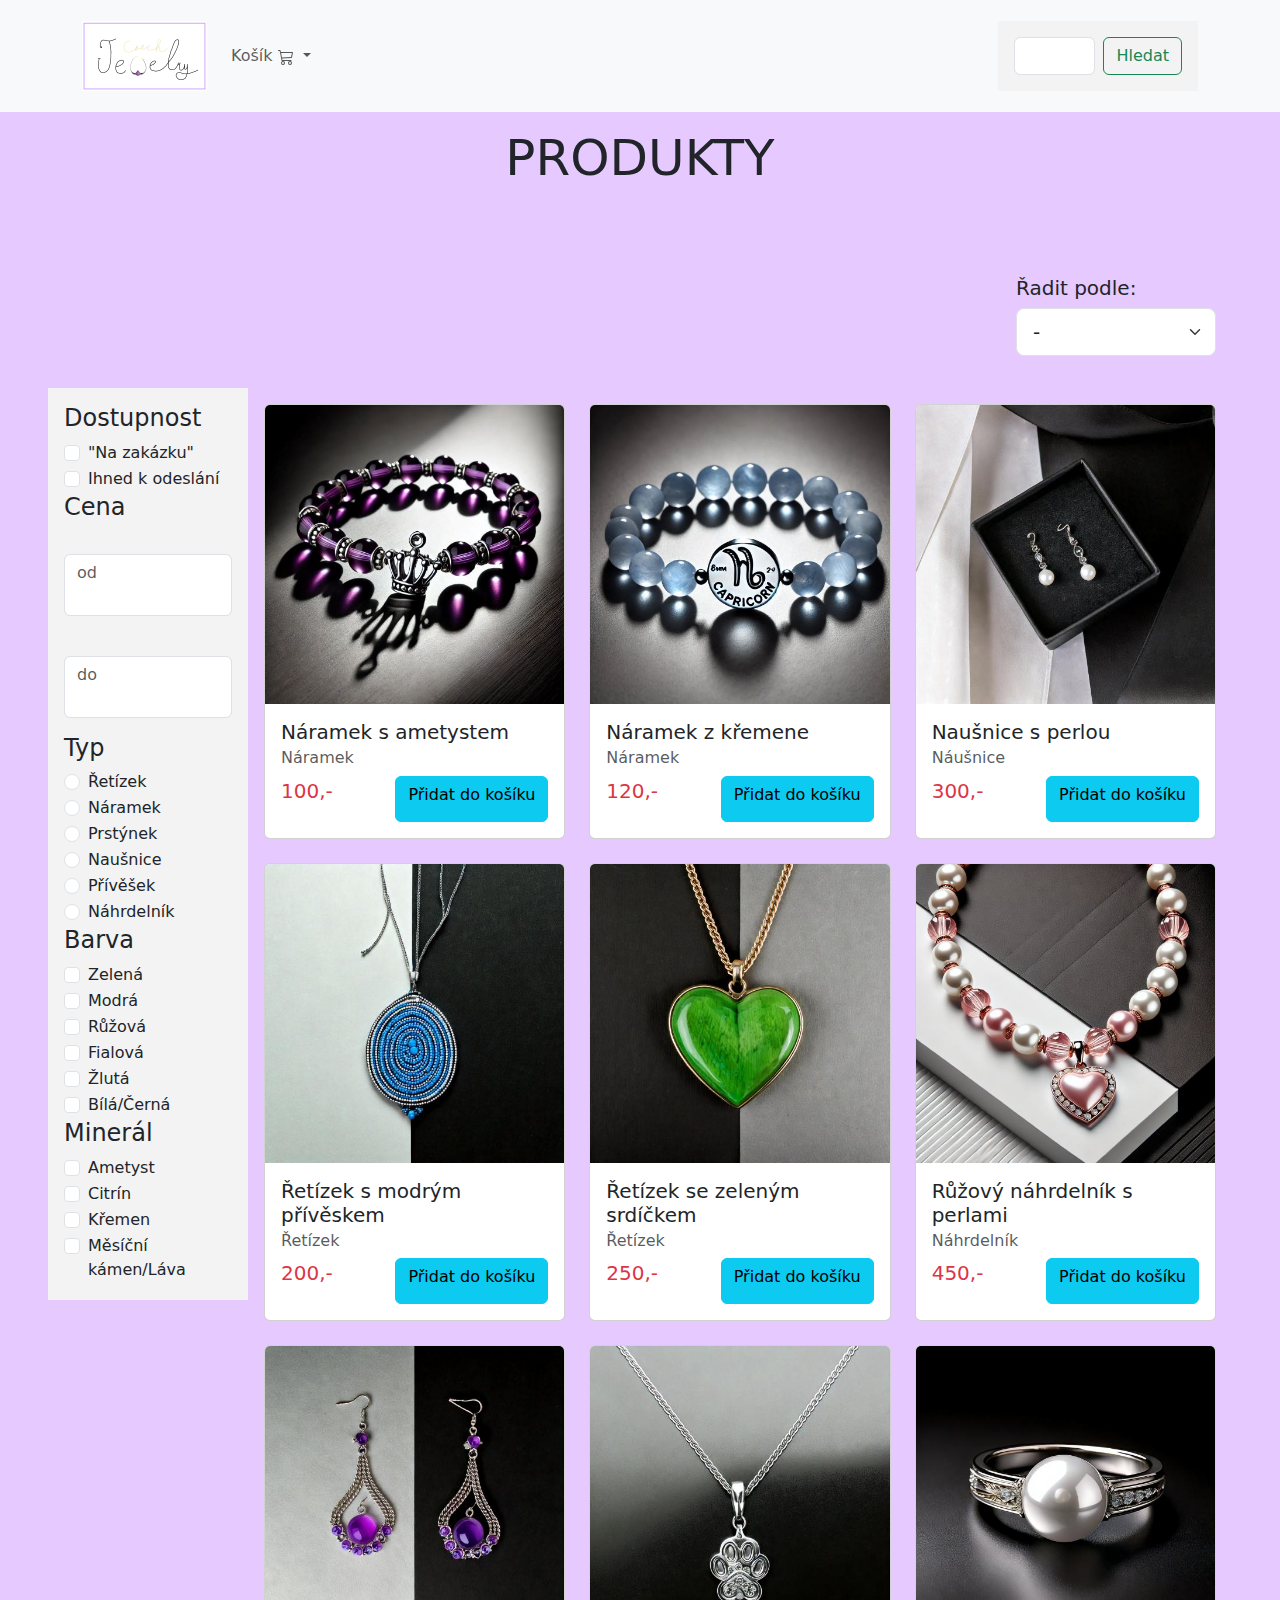
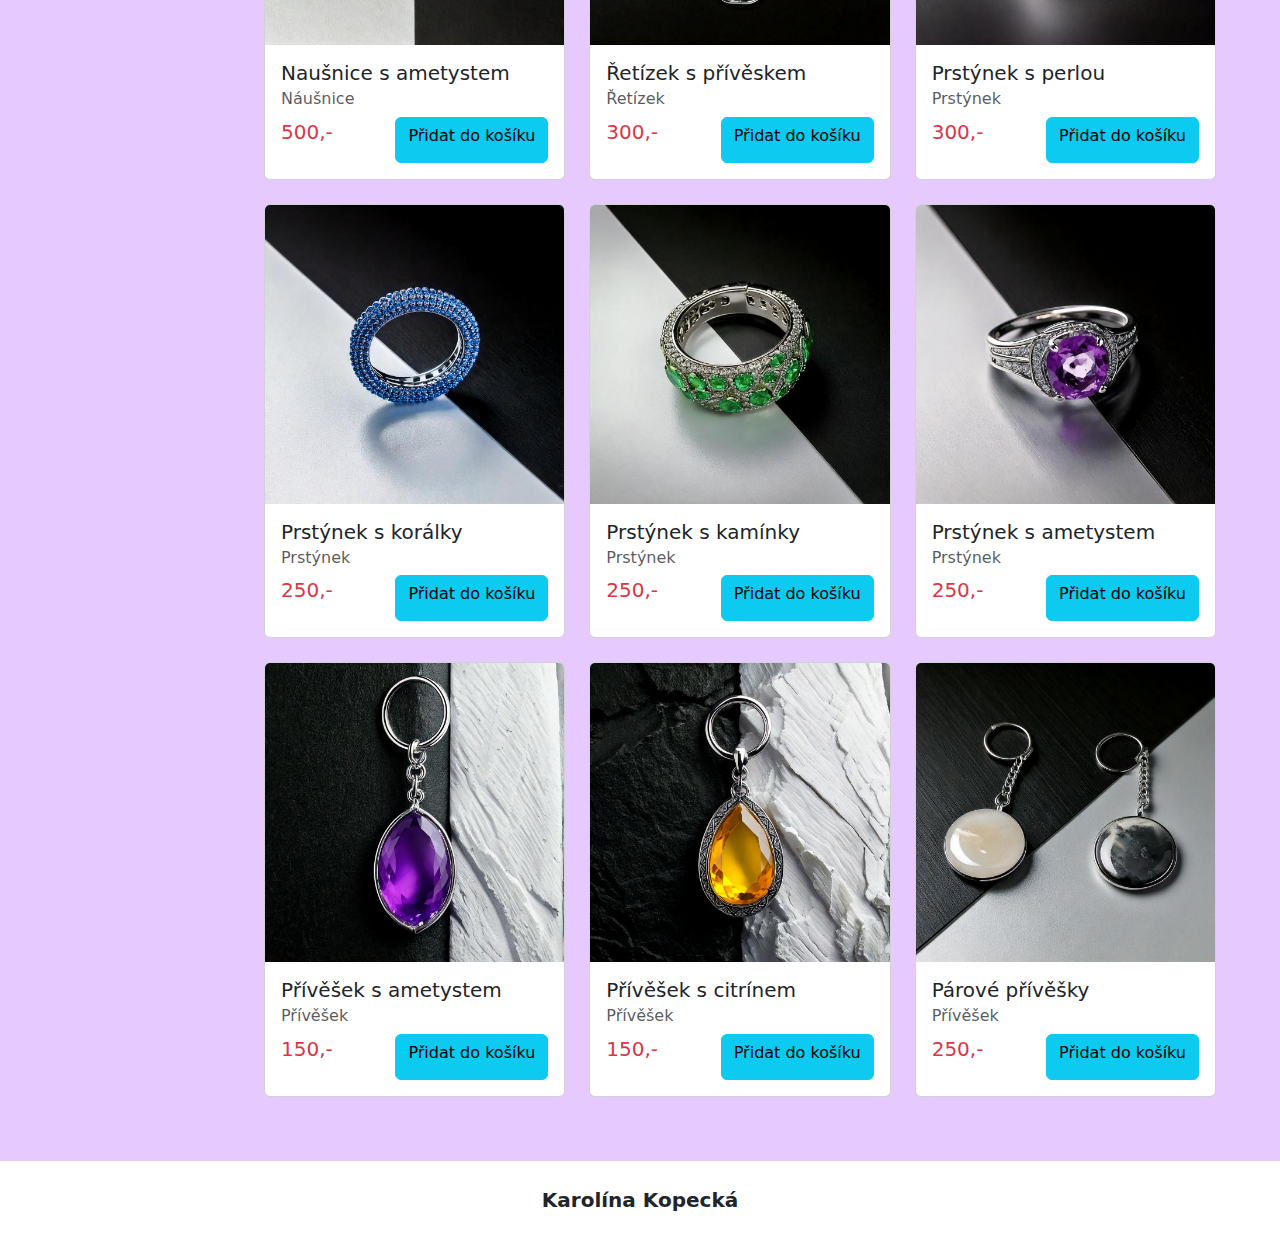
<file: index.html>
<!DOCTYPE html>
<html lang="cs-CZ">

<head>
  <meta charset="utf-8">
  <meta name="viewport" content="width=device-width, initial-scale=1">
  <title>Czech Jewelry</title>
  <link href="https://cdn.jsdelivr.net/npm/bootstrap@5.3.3/dist/css/bootstrap.min.css" rel="stylesheet"
    integrity="sha384-QWTKZyjpPEjISv5WaRU9OFeRpok6YctnYmDr5pNlyT2bRjXh0JMhjY6hW+ALEwIH" crossorigin="anonymous">
  <link rel="stylesheet" href="style.css">
</head>

<body>

  <nav class="navbar navbar-expand-lg bg-body-tertiary p-3">
    <div class="container">
      <a class="navbar-brand" href="index.html"><img src="img/logo.png" alt=""></a>
      <ul class="navbar-nav me-auto justify-content-center">
        <li class="nav-item dropdown">
          <a class="nav-link dropdown-toggle" href="#" role="button" data-bs-toggle="dropdown" aria-expanded="false">
            Košík <svg xmlns="http://www.w3.org/2000/svg" width="16" height="16" fill="currentColor" class="bi bi-cart3"
              viewBox="0 0 16 16">
              <path
                d="M0 1.5A.5.5 0 0 1 .5 1H2a.5.5 0 0 1 .485.379L2.89 3H14.5a.5.5 0 0 1 .49.598l-1 5a.5.5 0 0 1-.465.401l-9.397.472L4.415 11H13a.5.5 0 0 1 0 1H4a.5.5 0 0 1-.491-.408L2.01 3.607 1.61 2H.5a.5.5 0 0 1-.5-.5M3.102 4l.84 4.479 9.144-.459L13.89 4zM5 12a2 2 0 1 0 0 4 2 2 0 0 0 0-4m7 0a2 2 0 1 0 0 4 2 2 0 0 0 0-4m-7 1a1 1 0 1 1 0 2 1 1 0 0 1 0-2m7 0a1 1 0 1 1 0 2 1 1 0 0 1 0-2" />
            </svg>
          </a>
          <ul class="dropdown-menu">
            <li><a class="dropdown-item d-flex justify-content-between p-1" href="#"><img src="img/7.jpg" alt="">
                <p>Náušnice s ametystem</p>
                <p><b>500,-</b></p>
              </a></li>
            <li><a class="dropdown-item d-flex justify-content-between p-1" href="#"><img src="img/1.jpg" alt="">
                <p>Náramek s ametystem</p>
                <p><b>100,-</b></p>
              </a></li>
            <li class="d-flex justify-content-between p-2">
              <a href="kosik.html" class="btn btn-info">Košík</a>
              <p><b>Celkem: 600,-</b></p>
            </li>
          </ul>
        </li>
      </ul>
      <form class="d-flex " role="search">
        <input class="form-control me-2" type="search" aria-label="Search">
        <button class="btn btn-outline-success" type="submit">Hledat</button>
      </form>
    </div>
  </nav>



  <div class="container p-3">
    <h1>PRODUKTY</h1>
  </div>

  <section class="d-flex flex-column p-5">

    <div class="razeni ms-auto p-3">
      <h5>Řadit podle:</h5>
      <select class="form-select form-select-lg mb-3" aria-label="Large select example">
        <option>-</option>
        <option value="1">Sestupně</option>
        <option value="2">Vzestupně</option>
        <option value="3">a-z</option>
      </select>
    </div>

    <div class="d-flex">
      <div class="filtr">
        <form class="form">
          <div class="dostupnost">
            <h4>Dostupnost</h4>
            <div class="form-check">
              <input class="form-check-input" type="checkbox" value="" id="flexCheckDefault">
              <label class="form-check-label" for="flexCheckDefault">
                "Na zakázku"
              </label>
            </div>
            <div class="form-check">
              <input class="form-check-input" type="checkbox" value="" id="flexCheckChecked">
              <label class="form-check-label" for="flexCheckChecked">
                Ihned k odeslání
              </label>
            </div>
          </div>

          <div class="cena">
            <h4>Cena</h4>
            <div class="mb-3">
              <label for="exampleFormControlTextarea1" class="form-label"></label>
              <textarea class="form-control" id="exampleFormControlTextarea1" placeholder="od"></textarea>
            </div>
            <div class="mb-3">
              <label for="exampleFormControlTextarea2" class="form-label"></label>
              <textarea class="form-control" id="exampleFormControlTextarea2" placeholder="do"></textarea>
            </div>
          </div>


          <div class="Typ">
            <h4>Typ</h4>
            <div class="form-check">
              <input class="form-check-input" type="radio" name="flexRadioDefault" id="flexRadioDefault1">
              <label class="form-check-label" for="flexRadioDefault1">
                Řetízek
              </label>
            </div>
            <div class="form-check">
              <input class="form-check-input" type="radio" name="flexRadioDefault" id="flexRadioDefault2">
              <label class="form-check-label" for="flexRadioDefault2">
                Náramek
              </label>
            </div>
            <div class="form-check">
              <input class="form-check-input" type="radio" name="flexRadioDefault" id="flexRadioDefault3">
              <label class="form-check-label" for="flexRadioDefault3">
                Prstýnek
              </label>
            </div>
            <div class="form-check">
              <input class="form-check-input" type="radio" name="flexRadioDefault" id="flexRadioDefault4">
              <label class="form-check-label" for="flexRadioDefault4">
                Naušnice
              </label>
            </div>
            <div class="form-check">
              <input class="form-check-input" type="radio" name="flexRadioDefault" id="flexRadioDefault5">
              <label class="form-check-label" for="flexRadioDefault5">
                Přívěšek
              </label>
            </div>
            <div class="form-check">
              <input class="form-check-input" type="radio" name="flexRadioDefault" id="flexRadioDefault25">
              <label class="form-check-label" for="flexRadioDefault25">
                Náhrdelník
              </label>
            </div>
          </div>

          <div class="barva">
            <h4>Barva</h4>
            <div class="form-check">
              <input class="form-check-input" type="checkbox" value="" id="flexCheckDefault6">
              <label class="form-check-label" for="flexCheckDefault6">
                Zelená
              </label>
            </div>
            <div class="form-check">
              <input class="form-check-input" type="checkbox" value="" id="flexCheckChecked7">
              <label class="form-check-label" for="flexCheckChecked7">
                Modrá
              </label>
            </div>
            <div class="form-check">
              <input class="form-check-input" type="checkbox" value="" id="flexCheckChecked8">
              <label class="form-check-label" for="flexCheckChecked8">
                Růžová
              </label>
            </div>
            <div class="form-check">
              <input class="form-check-input" type="checkbox" value="" id="flexCheckChecked9">
              <label class="form-check-label" for="flexCheckChecked9">
                Fialová
              </label>
            </div>
            <div class="form-check">
              <input class="form-check-input" type="checkbox" value="" id="flexCheckChecked0">
              <label class="form-check-label" for="flexCheckChecked0">
                Žlutá
              </label>
            </div>
            <div class="form-check">
              <input class="form-check-input" type="checkbox" value="" id="flexCheckChecked01">
              <label class="form-check-label" for="flexCheckChecked01">
                Bílá/Černá
              </label>
            </div>
          </div>

          <div class="mineral">
            <h4>Minerál</h4>
            <div class="form-check">
              <input class="form-check-input" type="checkbox" value="" id="flexCheckDefault02">
              <label class="form-check-label" for="flexCheckDefault02">
                Ametyst
              </label>
            </div>
            <div class="form-check">
              <input class="form-check-input" type="checkbox" value="" id="flexCheckChecked03">
              <label class="form-check-label" for="flexCheckChecked03">
                Citrín
              </label>
            </div>
            <div class="form-check">
              <input class="form-check-input" type="checkbox" value="" id="flexCheckChecked04">
              <label class="form-check-label" for="flexCheckChecked04">
                Křemen
              </label>
            </div>
            <div class="form-check">
              <input class="form-check-input" type="checkbox" value="" id="flexCheckChecked05">
              <label class="form-check-label" for="flexCheckChecked05">
                Měsíční kámen/Láva
              </label>
            </div>
          </div>
        </form>
      </div>

      <div class="produkty">
        <div class="row row-gap-4 p-3">
          <div class="col-md-6 col-lg-4 d-flex justify-content-center">
            <div class="card">
              <a href="product.html"><img src="img/1.jpg" class="card-img-top" alt="..."></a>
              <div class="card-body">
                <h5 class="card-title">Náramek s ametystem</h5>
                <h6 class="card-subtitle mb-2 text-body-secondary">Náramek</h6>
                <div class="d-flex justify-content-between">
                  <p class="text-danger">100,-</p><a href="#" class="btn btn-info">Přidat do košíku</a>

                </div>
              </div>
            </div>
          </div>


          <div class="col-md-6 col-lg-4 d-flex justify-content-center">
            <div class="card">
              <a href="product.html"><img src="img/2.jpg" class="card-img-top" alt="..."></a>
              <div class="card-body">
                <h5 class="card-title">Náramek z křemene</h5>
                <h6 class="card-subtitle mb-2 text-body-secondary">Náramek</h6>
                <div class="d-flex justify-content-between">
                  <p class="text-danger">120,-</p><a href="#" class="btn btn-info">Přidat do košíku</a>
                </div>

              </div>
            </div>
          </div>

          <div class="col-md-6 col-lg-4 d-flex justify-content-center">
            <div class="card">
              <a href="product.html"><img src="img/3.jpg" class="card-img-top" alt="..."></a>
              <div class="card-body">
                <h5 class="card-title">Naušnice s perlou</h5>
                <h6 class="card-subtitle mb-2 text-body-secondary">Náušnice</h6>

                <div class="d-flex justify-content-between">
                  <p class="text-danger">300,-</p><a href="#" class="btn btn-info">Přidat do košíku</a>

                </div>

              </div>
            </div>
          </div>

          <div class="col-md-6 col-lg-4 d-flex justify-content-center">
            <div class="card">
              <a href="product.html"><img src="img/4.jpg" class="card-img-top" alt="..."></a>
              <div class="card-body">
                <h5 class="card-title">Řetízek s modrým přívěskem</h5>
                <h6 class="card-subtitle mb-2 text-body-secondary">Řetízek</h6>
                <div class="d-flex justify-content-between">
                  <p class="text-danger">200,-</p> <a href="#" class="btn btn-info">Přidat do košíku</a>

                </div>

              </div>
            </div>
          </div>

          <div class="col-md-6 col-lg-4 d-flex justify-content-center">
            <div class="card">
              <a href="product.html"><img src="img/5.jpg" class="card-img-top" alt="..."></a>
              <div class="card-body">
                <h5 class="card-title">Řetízek se zeleným srdíčkem</h5>
                <h6 class="card-subtitle mb-2 text-body-secondary">Řetízek</h6>
                <div class="d-flex justify-content-between">
                  <p class="text-danger">250,-</p><a href="#" class="btn btn-info">Přidat do košíku</a>

                </div>

              </div>
            </div>
          </div>


          <div class="col-md-6 col-lg-4 d-flex justify-content-center">
            <div class="card">
              <a href="product.html"><img src="img/6.jpg" class="card-img-top" alt="..."></a>
              <div class="card-body">
                <h5 class="card-title">Růžový náhrdelník s perlami</h5>
                <h6 class="card-subtitle mb-2 text-body-secondary">Náhrdelník</h6>

                <div class="d-flex justify-content-between">
                  <p class="text-danger">450,-</p> <a href="#" class="btn btn-info">Přidat do košíku</a>

                </div>

              </div>
            </div>
          </div>

          <div class="col-md-6 col-lg-4 d-flex justify-content-center">
            <div class="card">
              <a href="product.html"><img src="img/7.jpg" class="card-img-top" alt="..."></a>
              <div class="card-body">
                <h5 class="card-title">Naušnice s ametystem</h5>
                <h6 class="card-subtitle mb-2 text-body-secondary">Náušnice</h6>
                <div class="d-flex justify-content-between">
                  <p class="text-danger">500,-</p><a href="#" class="btn btn-info">Přidat do košíku</a>

                </div>
              </div>
            </div>
          </div>

          <div class="col-md-6 col-lg-4 d-flex justify-content-center">
            <div class="card">
              <a href="product.html"><img src="img/8.jpg" class="card-img-top" alt="..."></a>
              <div class="card-body">
                <h5 class="card-title">Řetízek s přívěskem</h5>
                <h6 class="card-subtitle mb-2 text-body-secondary">Řetízek</h6>

                <div class="d-flex justify-content-between">
                  <p class="text-danger">300,-</p><a href="#" class="btn btn-info">Přidat do košíku</a>

                </div>
              </div>
            </div>
          </div>

          <div class="col-md-6 col-lg-4 d-flex justify-content-center">
            <div class="card">
              <a href="product.html"><img src="img/9.jpg" class="card-img-top" alt="..."></a>
              <div class="card-body">
                <h5 class="card-title">Prstýnek s perlou</h5>
                <h6 class="card-subtitle mb-2 text-body-secondary">Prstýnek</h6>
                <div class="d-flex justify-content-between">
                  <p class="text-danger">300,-</p><a href="#" class="btn btn-info">Přidat do košíku</a>
                </div>
              </div>
            </div>
          </div>

          <div class="col-md-6 col-lg-4 d-flex justify-content-center">
            <div class="card">
              <a href="product.html"><img src="img/10.jpg" class="card-img-top" alt="..."></a>
              <div class="card-body">
                <h5 class="card-title">Prstýnek s korálky</h5>
                <h6 class="card-subtitle mb-2 text-body-secondary">Prstýnek</h6>
                <div class="d-flex justify-content-between">
                  <p class="text-danger">250,-</p><a href="#" class="btn btn-info">Přidat do košíku</a>

                </div>
              </div>
            </div>
          </div>

          <div class="col-md-6 col-lg-4 d-flex justify-content-center">
            <div class="card">
              <a href="product.html"><img src="img/11.jpg" class="card-img-top" alt="..."></a>
              <div class="card-body">
                <h5 class="card-title">Prstýnek s kamínky</h5>
                <h6 class="card-subtitle mb-2 text-body-secondary">Prstýnek</h6>
                <div class="d-flex justify-content-between">
                  <p class="text-danger">250,-</p><a href="#" class="btn btn-info">Přidat do košíku</a>

                </div>
              </div>
            </div>
          </div>


          <div class="col-md-6 col-lg-4 d-flex justify-content-center">
            <div class="card">
              <a href="product.html"><img src="img/12.jpg" class="card-img-top" alt="..."></a>
              <div class="card-body">
                <h5 class="card-title">Prstýnek s ametystem</h5>
                <h6 class="card-subtitle mb-2 text-body-secondary">Prstýnek</h6>
                <div class="d-flex justify-content-between">
                  <p class="text-danger">250,-</p><a href="#" class="btn btn-info">Přidat do košíku</a>

                </div>
              </div>
            </div>
          </div>

          <div class="col-md-6 col-lg-4 d-flex justify-content-center">
            <div class="card">
              <a href="product.html"><img src="img/13.jpg" class="card-img-top" alt="..."></a>
              <div class="card-body">
                <h5 class="card-title">Přívěšek s ametystem</h5>
                <h6 class="card-subtitle mb-2 text-body-secondary">Přívěšek</h6>
                <div class="d-flex justify-content-between">
                  <p class="text-danger">150,-</p><a href="#" class="btn btn-info">Přidat do košíku</a>

                </div>
              </div>
            </div>
          </div>

          <div class="col-md-6 col-lg-4 d-flex justify-content-center">
            <div class="card">
              <a href="product.html"><img src="img/14.jpg" class="card-img-top" alt="..."></a>
              <div class="card-body">
                <h5 class="card-title">Přívěšek s citrínem</h5>
                <h6 class="card-subtitle mb-2 text-body-secondary">Přívěšek</h6>
                <div class="d-flex justify-content-between">
                  <p class="text-danger">150,-</p><a href="#" class="btn btn-info">Přidat do košíku</a>

                </div>
              </div>
            </div>
          </div>

          <div class="col-md-6 col-lg-4 d-flex justify-content-center">
            <div class="card">
              <a href="product.html"><img src="img/15.jpg" class="card-img-top" alt="..."></a>
              <div class="card-body">
                <h5 class="card-title">Párové přívěšky</h5>
                <h6 class="card-subtitle mb-2 text-body-secondary">Přívěšek</h6>
                <div class="d-flex justify-content-between">
                  <p class="text-danger">250,-</p><a href="#" class="btn btn-info">Přidat do košíku</a>

                </div>
              </div>
            </div>
          </div>


        </div>
      </div>
    </div>
  </section>

  <footer>
    <p class="m-0 text-center pt-4 pb-4 bg-white"><b>Karolína Kopecká</b></p>
  </footer>

  <script src="https://cdn.jsdelivr.net/npm/bootstrap@5.3.3/dist/js/bootstrap.bundle.min.js"
    integrity="sha384-YvpcrYf0tY3lHB60NNkmXc5s9fDVZLESaAA55NDzOxhy9GkcIdslK1eN7N6jIeHz"
    crossorigin="anonymous"></script>
</body>

</html>
</file>
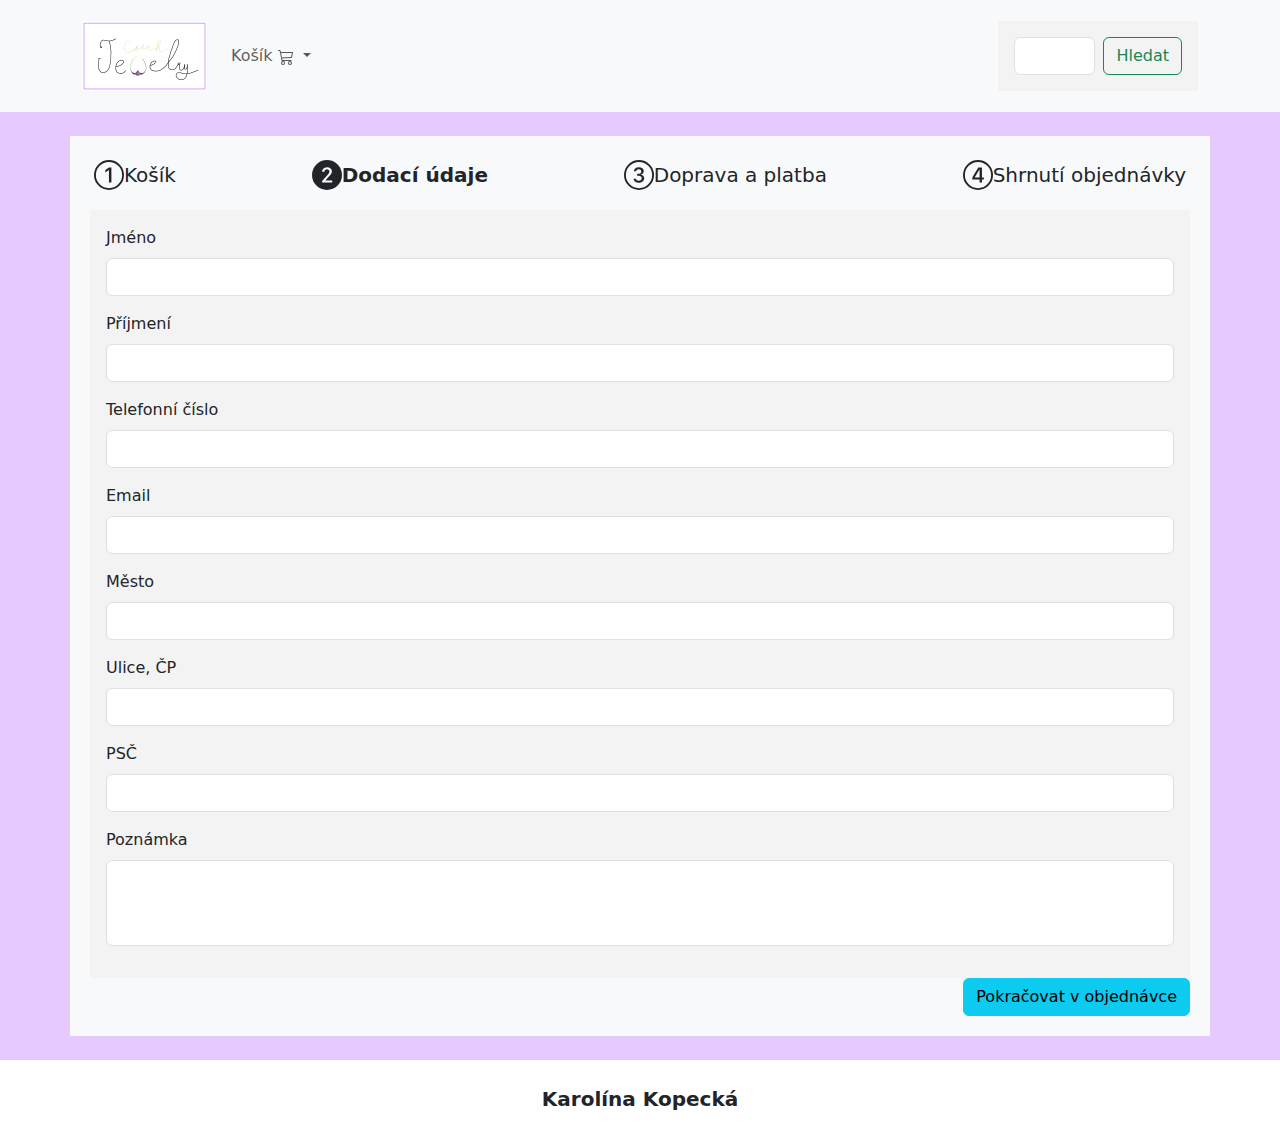
<file: dodaci.html>
<!DOCTYPE html>
<html lang="cs-CZ">

<head>
    <meta charset="utf-8">
    <meta name="viewport" content="width=device-width, initial-scale=1">
    <title>Czech Jewelry</title>
    <link href="https://cdn.jsdelivr.net/npm/bootstrap@5.3.3/dist/css/bootstrap.min.css" rel="stylesheet"
        integrity="sha384-QWTKZyjpPEjISv5WaRU9OFeRpok6YctnYmDr5pNlyT2bRjXh0JMhjY6hW+ALEwIH" crossorigin="anonymous">
    <link rel="stylesheet" href="style.css">
</head>

<body>

    <nav class="navbar navbar-expand-lg bg-body-tertiary p-3">
        <div class="container">
            <a class="navbar-brand" href="index.html"><img src="img/logo.png" alt=""></a>
            <ul class="navbar-nav me-auto justify-content-center">
                <li class="nav-item dropdown">
                    <a class="nav-link dropdown-toggle" href="#" role="button" data-bs-toggle="dropdown"
                        aria-expanded="false">
                        Košík <svg xmlns="http://www.w3.org/2000/svg" width="16" height="16" fill="currentColor"
                            class="bi bi-cart3" viewBox="0 0 16 16">
                            <path
                                d="M0 1.5A.5.5 0 0 1 .5 1H2a.5.5 0 0 1 .485.379L2.89 3H14.5a.5.5 0 0 1 .49.598l-1 5a.5.5 0 0 1-.465.401l-9.397.472L4.415 11H13a.5.5 0 0 1 0 1H4a.5.5 0 0 1-.491-.408L2.01 3.607 1.61 2H.5a.5.5 0 0 1-.5-.5M3.102 4l.84 4.479 9.144-.459L13.89 4zM5 12a2 2 0 1 0 0 4 2 2 0 0 0 0-4m7 0a2 2 0 1 0 0 4 2 2 0 0 0 0-4m-7 1a1 1 0 1 1 0 2 1 1 0 0 1 0-2m7 0a1 1 0 1 1 0 2 1 1 0 0 1 0-2" />
                        </svg>
                    </a>
                    <ul class="dropdown-menu">
                        <li><a class="dropdown-item d-flex justify-content-between p-1" href="#"><img src="img/7.jpg"
                                    alt="">
                                <p>Náušnice s ametystem</p>
                                <p><b>500,-</b></p>
                            </a></li>
                        <li><a class="dropdown-item d-flex justify-content-between p-1" href="#"><img src="img/1.jpg"
                                    alt="">
                                <p>Náramek s ametystem</p>
                                <p><b>100,-</b></p>
                            </a></li>
                        <li class="d-flex justify-content-between p-2">
                            <a href="kosik.html" class="btn btn-info">Košík</a>
                            <p><b>Celkem: 600,-</b></p>
                        </li>
                    </ul>
                </li>
            </ul>
            <form class="d-flex " role="search">
                <input class="form-control me-2" type="search" aria-label="Search">
                <button class="btn btn-outline-success" type="submit">Hledat</button>
            </form>
        </div>
    </nav>

    <div class="p-4">
        <div class="container p-3 bg-light">
            <div class="d-flex flex-column p-1">
                <div class="d-flex justify-content-between p-1">
                    <div class="d-none d-lg-flex">
                        <svg xmlns="http://www.w3.org/2000/svg" width="30" height="30" fill="currentColor"
                            class="bi bi-1-circle" viewBox="0 0 16 16">
                            <path
                                d="M1 8a7 7 0 1 0 14 0A7 7 0 0 0 1 8m15 0A8 8 0 1 1 0 8a8 8 0 0 1 16 0M9.283 4.002V12H7.971V5.338h-.065L6.072 6.656V5.385l1.899-1.383z" />
                        </svg>
                        <p>Košík</p>
                    </div>
                    <div class="d-flex">
                        <svg xmlns="http://www.w3.org/2000/svg" width="30" height="30" fill="currentColor"
                            class="bi bi-2-circle-fill" viewBox="0 0 16 16">
                            <path
                                d="M16 8A8 8 0 1 1 0 8a8 8 0 0 1 16 0M6.646 6.24c0-.691.493-1.306 1.336-1.306.756 0 1.313.492 1.313 1.236 0 .697-.469 1.23-.902 1.705l-2.971 3.293V12h5.344v-1.107H7.268v-.077l1.974-2.22.096-.107c.688-.763 1.287-1.428 1.287-2.43 0-1.266-1.031-2.215-2.613-2.215-1.758 0-2.637 1.19-2.637 2.402v.065h1.271v-.07Z" />
                        </svg>
                        <p><b>Dodací údaje</b></p>
                    </div>
                    <div class="d-flex">
                        <svg xmlns="http://www.w3.org/2000/svg" width="30" height="30" fill="currentColor"
                            class="bi bi-3-circle" viewBox="0 0 16 16">
                            <path
                                d="M7.918 8.414h-.879V7.342h.838c.78 0 1.348-.522 1.342-1.237 0-.709-.563-1.195-1.348-1.195-.79 0-1.312.498-1.348 1.055H5.275c.036-1.137.95-2.115 2.625-2.121 1.594-.012 2.608.885 2.637 2.062.023 1.137-.885 1.776-1.482 1.875v.07c.703.07 1.71.64 1.734 1.917.024 1.459-1.277 2.396-2.93 2.396-1.705 0-2.707-.967-2.754-2.144H6.33c.059.597.68 1.06 1.541 1.066.973.006 1.6-.563 1.588-1.354-.006-.779-.621-1.318-1.541-1.318" />
                            <path d="M16 8A8 8 0 1 1 0 8a8 8 0 0 1 16 0M1 8a7 7 0 1 0 14 0A7 7 0 0 0 1 8" />
                        </svg>
                        <p>Doprava a platba</p>
                    </div>
                    <div class="d-none d-lg-flex">
                        <svg xmlns="http://www.w3.org/2000/svg" width="30" height="30" fill="currentColor"
                            class="bi bi-4-circle" viewBox="0 0 16 16">
                            <path
                                d="M7.519 5.057q.33-.527.657-1.055h1.933v5.332h1.008v1.107H10.11V12H8.85v-1.559H4.978V9.322c.77-1.427 1.656-2.847 2.542-4.265ZM6.225 9.281v.053H8.85V5.063h-.065c-.867 1.33-1.787 2.806-2.56 4.218" />
                            <path d="M16 8A8 8 0 1 1 0 8a8 8 0 0 1 16 0M1 8a7 7 0 1 0 14 0A7 7 0 0 0 1 8" />
                        </svg>
                        <p>Shrnutí objednávky</p>
                    </div>
                </div>

                <div class="d-flex justify-content-center">
                    <form class="flex-grow-1">
                        <div class="mb-3">
                            <label for="inputEmail4" class="form-label">Jméno</label>
                            <input type="text" class="form-control" aria-label="First name">
                        </div>
                        <div class="mb-3">
                            <label for="inputEmail4" class="form-label">Příjmení</label>
                            <input type="text" class="form-control" aria-label="Last name">
                        </div>
                        <div class="mb-3">
                            <label for="phone" class="form-label">Telefonní číslo</label>
                            <input type="email" class="form-control" id="phone">
                        </div>
                        <div class="mb-3">
                            <label for="inputEmail4" class="form-label">Email</label>
                            <input type="email" class="form-control" id="inputEmail4">
                        </div>
                        <div class="mb-3">
                            <label for="inputCity" class="form-label">Město</label>
                            <input type="text" class="form-control" id="inputCity">
                        </div>
                        <div class="mb-3">
                            <label for="inputState" class="form-label">Ulice, ČP</label>
                            <input type="text" class="form-control" id="inputState">
                        </div>
                        <div class="mb-3">
                            <label for="inputZip" class="form-label">PSČ</label>
                            <input type="text" class="form-control" id="inputZip">
                        </div>
                        <div class="mb-3">
                            <label for="exampleFormControlTextarea1" class="form-label">Poznámka</label>
                            <textarea class="form-control" id="exampleFormControlTextarea1" rows="3"></textarea>
                        </div>
                    </form>
                </div>

                <div class="d-flex ms-auto">
                    <a href="platba.html" class="btn btn-info">Pokračovat v objednávce</a>
                </div>

            </div>
        </div>
    </div>


    <footer>
        <p class="m-0 text-center pt-4 pb-4 bg-white"><b>Karolína Kopecká</b></p>
    </footer>

    <script src="https://cdn.jsdelivr.net/npm/bootstrap@5.3.3/dist/js/bootstrap.bundle.min.js"
        integrity="sha384-YvpcrYf0tY3lHB60NNkmXc5s9fDVZLESaAA55NDzOxhy9GkcIdslK1eN7N6jIeHz"
        crossorigin="anonymous"></script>
</body>

</html>
</file>
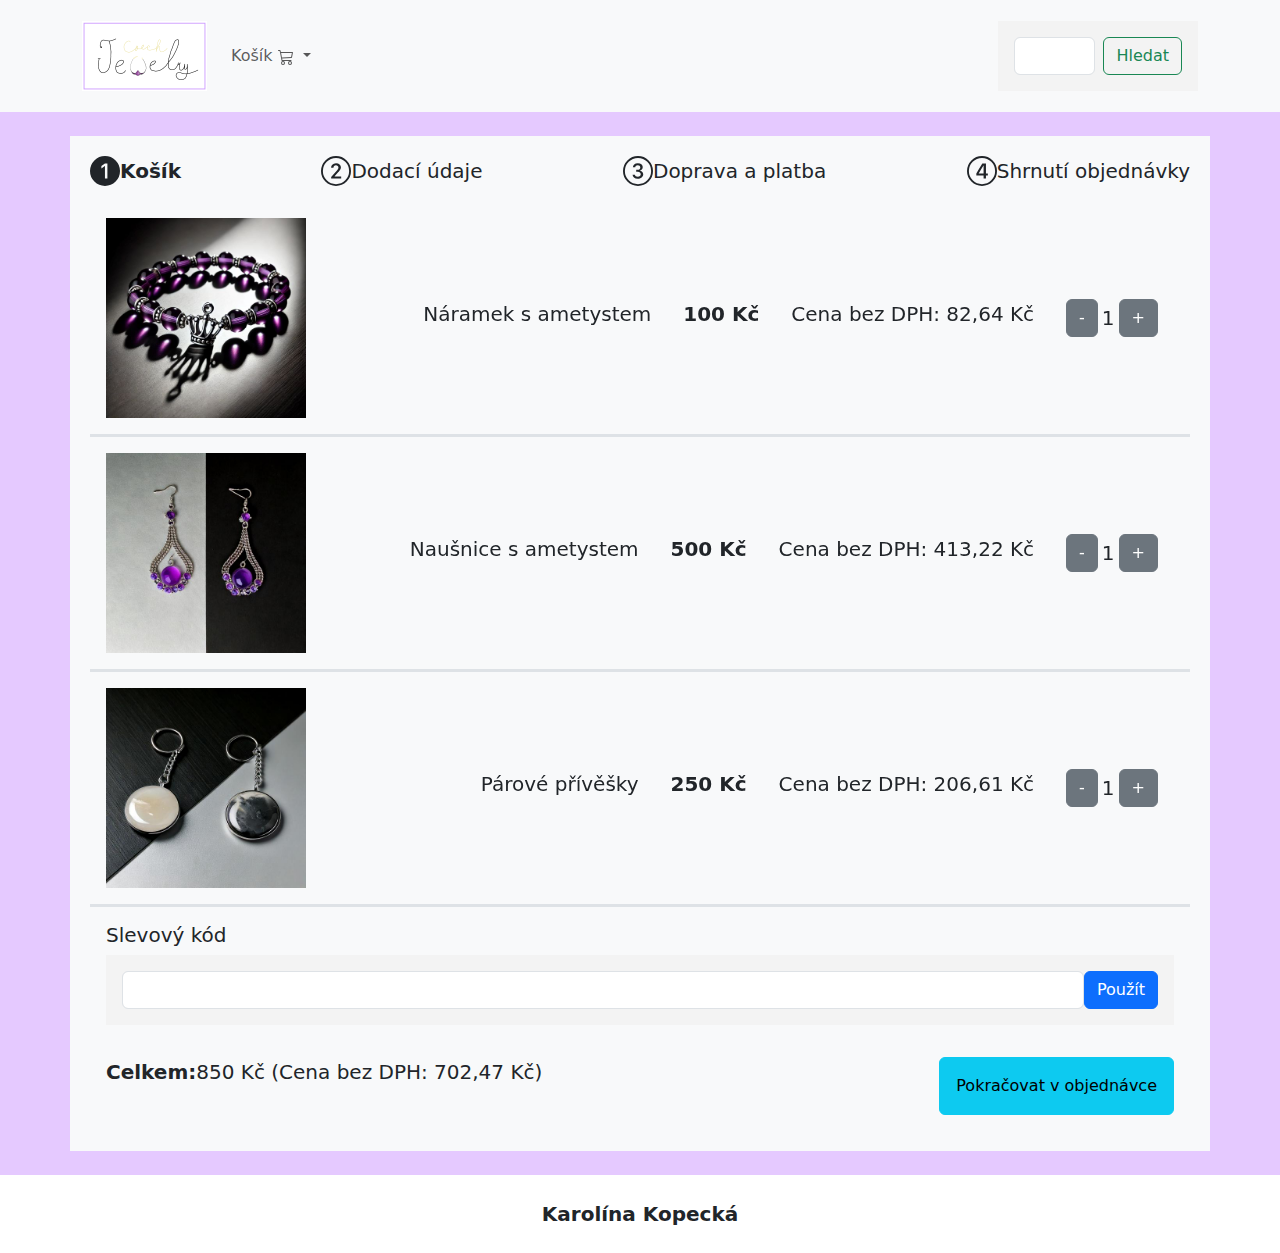
<file: kosik.html>
<!DOCTYPE html>
<html lang="cs-CZ">

<head>
    <meta charset="utf-8">
    <meta name="viewport" content="width=device-width, initial-scale=1">
    <title>Czech Jewelry</title>
    <link href="https://cdn.jsdelivr.net/npm/bootstrap@5.3.3/dist/css/bootstrap.min.css" rel="stylesheet"
        integrity="sha384-QWTKZyjpPEjISv5WaRU9OFeRpok6YctnYmDr5pNlyT2bRjXh0JMhjY6hW+ALEwIH" crossorigin="anonymous">
    <link rel="stylesheet" href="style.css">
</head>

<body>

    <nav class="navbar navbar-expand-lg bg-body-tertiary p-3">
        <div class="container">
            <a class="navbar-brand" href="index.html"><img src="img/logo.png" alt=""></a>
            <ul class="navbar-nav me-auto justify-content-center">
                <li class="nav-item dropdown">
                    <a class="nav-link dropdown-toggle" href="#" role="button" data-bs-toggle="dropdown"
                        aria-expanded="false">
                        Košík <svg xmlns="http://www.w3.org/2000/svg" width="16" height="16" fill="currentColor"
                            class="bi bi-cart3" viewBox="0 0 16 16">
                            <path
                                d="M0 1.5A.5.5 0 0 1 .5 1H2a.5.5 0 0 1 .485.379L2.89 3H14.5a.5.5 0 0 1 .49.598l-1 5a.5.5 0 0 1-.465.401l-9.397.472L4.415 11H13a.5.5 0 0 1 0 1H4a.5.5 0 0 1-.491-.408L2.01 3.607 1.61 2H.5a.5.5 0 0 1-.5-.5M3.102 4l.84 4.479 9.144-.459L13.89 4zM5 12a2 2 0 1 0 0 4 2 2 0 0 0 0-4m7 0a2 2 0 1 0 0 4 2 2 0 0 0 0-4m-7 1a1 1 0 1 1 0 2 1 1 0 0 1 0-2m7 0a1 1 0 1 1 0 2 1 1 0 0 1 0-2" />
                        </svg>
                    </a>
                    <ul class="dropdown-menu">
                        <li><a class="dropdown-item d-flex justify-content-between p-1" href="#"><img src="img/7.jpg"
                                    alt="">
                                <p>Náušnice s ametystem</p>
                                <p><b>500,-</b></p>
                            </a></li>
                        <li><a class="dropdown-item d-flex justify-content-between p-1" href="#"><img src="img/1.jpg"
                                    alt="">
                                <p>Náramek s ametystem</p>
                                <p><b>100,-</b></p>
                            </a></li>
                        <li class="d-flex justify-content-between p-2">
                            <a href="kosik.html" class="btn btn-info">Košík</a>
                            <p><b>Celkem: 600,-</b></p>
                        </li>
                    </ul>
                </li>
            </ul>
            <form class="d-flex " role="search">
                <input class="form-control me-2" type="search" aria-label="Search">
                <button class="btn btn-outline-success" type="submit">Hledat</button>
            </form>
        </div>
    </nav>

    <div class="p-4">
        <div class="container p-3 bg-light">
            <div class="d-flex flex-column p-1">
                <div class="justify-content-between d-flex">
                    <div class="d-flex">
                        <svg xmlns="http://www.w3.org/2000/svg" width="30" height="30" fill="currentColor"
                            class="bi bi-1-circle-fill" viewBox="0 0 16 16">
                            <path
                                d="M16 8A8 8 0 1 1 0 8a8 8 0 0 1 16 0M9.283 4.002H7.971L6.072 5.385v1.271l1.834-1.318h.065V12h1.312z" />
                        </svg>
                        <p><b>Košík</b></p>
                    </div>
                    <div class="d-flex">
                        <svg xmlns="http://www.w3.org/2000/svg" width="30" height="30" fill="currentColor"
                            class="bi bi-2-circle" viewBox="0 0 16 16">
                            <path
                                d="M1 8a7 7 0 1 0 14 0A7 7 0 0 0 1 8m15 0A8 8 0 1 1 0 8a8 8 0 0 1 16 0M6.646 6.24v.07H5.375v-.064c0-1.213.879-2.402 2.637-2.402 1.582 0 2.613.949 2.613 2.215 0 1.002-.6 1.667-1.287 2.43l-.096.107-1.974 2.22v.077h3.498V12H5.422v-.832l2.97-3.293c.434-.475.903-1.008.903-1.705 0-.744-.557-1.236-1.313-1.236-.843 0-1.336.615-1.336 1.306" />
                        </svg>
                        <p>Dodací údaje</p>
                    </div>
                    <div class="d-none d-lg-flex">
                        <svg xmlns="http://www.w3.org/2000/svg" width="30" height="30" fill="currentColor"
                            class="bi bi-3-circle" viewBox="0 0 16 16">
                            <path
                                d="M7.918 8.414h-.879V7.342h.838c.78 0 1.348-.522 1.342-1.237 0-.709-.563-1.195-1.348-1.195-.79 0-1.312.498-1.348 1.055H5.275c.036-1.137.95-2.115 2.625-2.121 1.594-.012 2.608.885 2.637 2.062.023 1.137-.885 1.776-1.482 1.875v.07c.703.07 1.71.64 1.734 1.917.024 1.459-1.277 2.396-2.93 2.396-1.705 0-2.707-.967-2.754-2.144H6.33c.059.597.68 1.06 1.541 1.066.973.006 1.6-.563 1.588-1.354-.006-.779-.621-1.318-1.541-1.318" />
                            <path d="M16 8A8 8 0 1 1 0 8a8 8 0 0 1 16 0M1 8a7 7 0 1 0 14 0A7 7 0 0 0 1 8" />
                        </svg>
                        <p>Doprava a platba</p>
                    </div>
                    <div class="d-none d-lg-flex">
                        <svg xmlns="http://www.w3.org/2000/svg" width="30" height="30" fill="currentColor"
                            class="bi bi-4-circle" viewBox="0 0 16 16">
                            <path
                                d="M7.519 5.057q.33-.527.657-1.055h1.933v5.332h1.008v1.107H10.11V12H8.85v-1.559H4.978V9.322c.77-1.427 1.656-2.847 2.542-4.265ZM6.225 9.281v.053H8.85V5.063h-.065c-.867 1.33-1.787 2.806-2.56 4.218" />
                            <path d="M16 8A8 8 0 1 1 0 8a8 8 0 0 1 16 0M1 8a7 7 0 1 0 14 0A7 7 0 0 0 1 8" />
                        </svg>
                        <p>Shrnutí objednávky</p>
                    </div>
                </div>

                <div>
                    <div class="d-flex flex-column">
                        <div
                            class="kosicek d-flex justify-content-between p-3 align-items-center border-bottom border-3">
                            <img src="img/1.jpg" alt="">
                            <div class="sticky-sm-bottom d-lg-flex">
                            <p class="m-0 p-3">Náramek s ametystem</p>
                            <p class="m-0 p-3"><b>100 Kč</b></p>
                            <p class="m-0 p-3">Cena bez DPH: 82,64 Kč</p>
                            <div class="d-flex align-items-center p-3">
                                <button type="button" class="btn btn-secondary">-</button>
                                <p class="m-0 p-1">1</p><button type="button" class="btn btn-secondary">+</button>
                            </div>
                        </div>
                        </div>
                        <div
                            class="kosicek d-flex justify-content-between p-3 align-items-center border-bottom border-3">
                            <img src="img/7.jpg" alt="">
                            <div class="sticky-sm-bottom d-lg-flex">
                                <p class="m-0 p-3">Naušnice s ametystem</p>
                                <p class="m-0 p-3"><b>500 Kč</b></p>
                                <p class="m-0 p-3">Cena bez DPH: 413,22 Kč</p>
                                <div class="d-flex align-items-center p-3">
                                    <button type="button" class="btn btn-secondary">-</button>
                                    <p class="m-0 p-1">1</p><button type="button" class="btn btn-secondary">+</button>
                                </div>
                            </div>
                        </div>
                        <div
                            class="kosicek d-flex justify-content-between p-3 align-items-center border-bottom border-3">
                            <img src="img/15.jpg" alt="">
                            <div class="sticky-sm-bottom d-lg-flex">
                                <p class="m-0 p-3">Párové přívěšky</p>
                                <p class="m-0 p-3"><b>250 Kč</b></p>
                                <p class="m-0 p-3">Cena bez DPH: 206,61 Kč</p>
                                <div class="d-flex align-items-center p-3">
                                    <button type="button" class="btn btn-secondary">-</button>
                                    <p class="m-0 p-1">1</p><button type="button" class="btn btn-secondary">+</button>
                                </div>
                            </div>
                        </div>
                        <div class="p-3">
                            <h5>Slevový kód</h5>
                            <form class="d-flex justify-content-between p-3 col-auto align-items-center">
                                <input class="form-control d-flex" type="text" aria-label="default input example">
                                <div class="d-flex">
                                    <button type="submit" class="btn btn-primary m-0">Použít</button>
                                </div>
                            </form>

                        </div>
                        <div class="d-flex justify-content-between p-3">
                            <p><b>Celkem:</b>850 Kč (Cena bez DPH: 702,47 Kč)</p>
                            <a href="dodaci.html" class="btn btn-info p-3">Pokračovat v objednávce</a>
                        </div>

                    </div>
                </div>
            </div>
        </div>
    </div>




    <footer>
        <p class="m-0 text-center pt-4 pb-4 bg-white"><b>Karolína Kopecká</b></p>
    </footer>

    <script src="https://cdn.jsdelivr.net/npm/bootstrap@5.3.3/dist/js/bootstrap.bundle.min.js"
        integrity="sha384-YvpcrYf0tY3lHB60NNkmXc5s9fDVZLESaAA55NDzOxhy9GkcIdslK1eN7N6jIeHz"
        crossorigin="anonymous"></script>
</body>

</html>
</file>
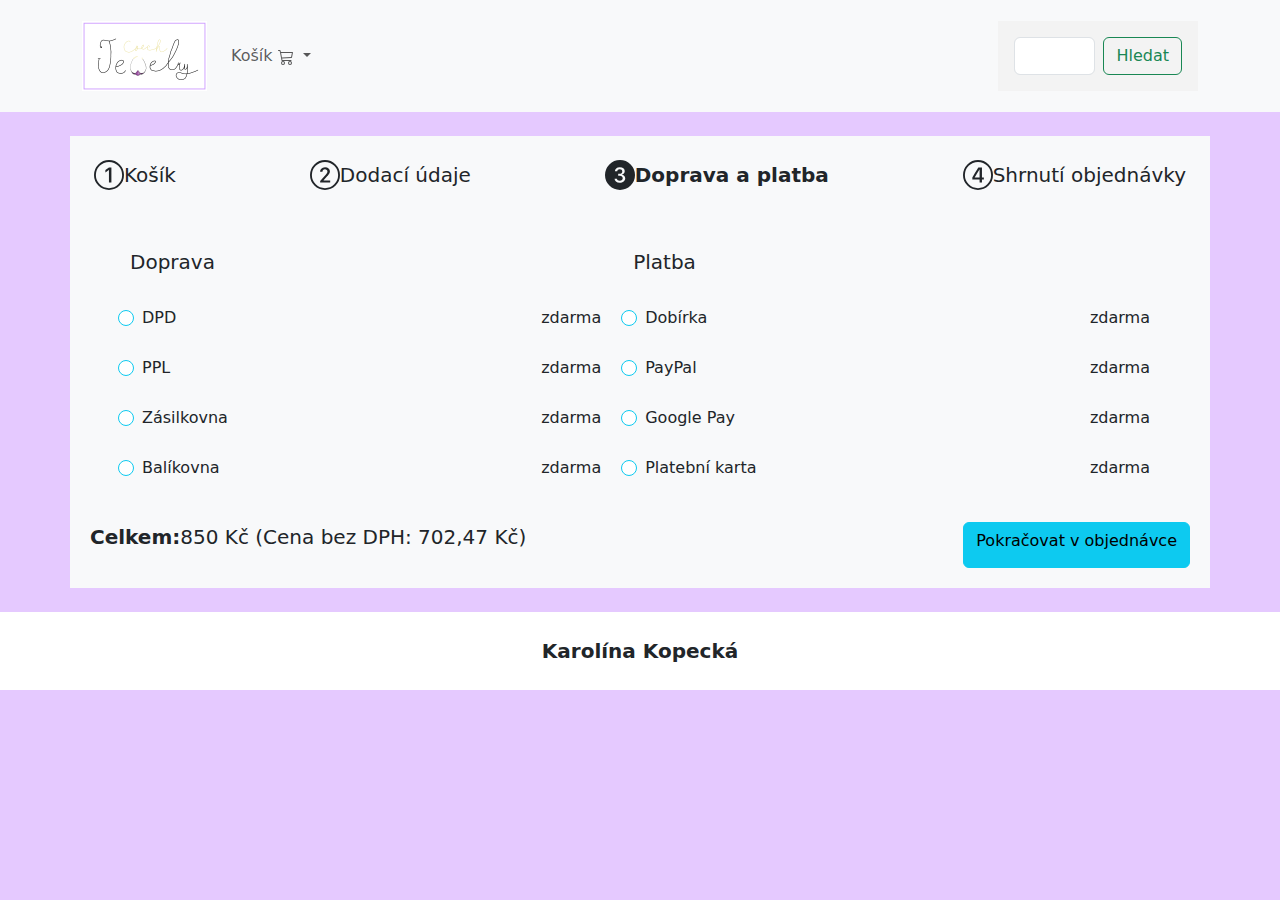
<file: platba.html>
<!DOCTYPE html>
<html lang="cs-CZ">

<head>
    <meta charset="utf-8">
    <meta name="viewport" content="width=device-width, initial-scale=1">
    <title>Czech Jewelry</title>
    <link href="https://cdn.jsdelivr.net/npm/bootstrap@5.3.3/dist/css/bootstrap.min.css" rel="stylesheet"
        integrity="sha384-QWTKZyjpPEjISv5WaRU9OFeRpok6YctnYmDr5pNlyT2bRjXh0JMhjY6hW+ALEwIH" crossorigin="anonymous">
    <link rel="stylesheet" href="style.css">
</head>

<body>

    <nav class="navbar navbar-expand-lg bg-body-tertiary p-3">
        <div class="container">
            <a class="navbar-brand" href="index.html"><img src="img/logo.png" alt=""></a>
            <ul class="navbar-nav me-auto justify-content-center">
                <li class="nav-item dropdown">
                    <a class="nav-link dropdown-toggle" href="#" role="button" data-bs-toggle="dropdown"
                        aria-expanded="false">
                        Košík <svg xmlns="http://www.w3.org/2000/svg" width="16" height="16" fill="currentColor"
                            class="bi bi-cart3" viewBox="0 0 16 16">
                            <path
                                d="M0 1.5A.5.5 0 0 1 .5 1H2a.5.5 0 0 1 .485.379L2.89 3H14.5a.5.5 0 0 1 .49.598l-1 5a.5.5 0 0 1-.465.401l-9.397.472L4.415 11H13a.5.5 0 0 1 0 1H4a.5.5 0 0 1-.491-.408L2.01 3.607 1.61 2H.5a.5.5 0 0 1-.5-.5M3.102 4l.84 4.479 9.144-.459L13.89 4zM5 12a2 2 0 1 0 0 4 2 2 0 0 0 0-4m7 0a2 2 0 1 0 0 4 2 2 0 0 0 0-4m-7 1a1 1 0 1 1 0 2 1 1 0 0 1 0-2m7 0a1 1 0 1 1 0 2 1 1 0 0 1 0-2" />
                        </svg>
                    </a>
                    <ul class="dropdown-menu">
                        <li><a class="dropdown-item d-flex justify-content-between p-1" href="#"><img src="img/7.jpg"
                                    alt="">
                                <p>Náušnice s ametystem</p>
                                <p><b>500,-</b></p>
                            </a></li>
                        <li><a class="dropdown-item d-flex justify-content-between p-1" href="#"><img src="img/1.jpg"
                                    alt="">
                                <p>Náramek s ametystem</p>
                                <p><b>100,-</b></p>
                            </a></li>
                        <li class="d-flex justify-content-between p-2">
                            <a href="kosik.html" class="btn btn-info">Košík</a>
                            <p><b>Celkem: 600,-</b></p>
                        </li>
                    </ul>
                </li>
            </ul>
            <form class="d-flex " role="search">
                <input class="form-control me-2" type="search" aria-label="Search">
                <button class="btn btn-outline-success" type="submit">Hledat</button>
            </form>
        </div>
    </nav>

    <div class="p-4">
        <div class="container p-3 bg-light">
            <div class="d-flex flex-column p-1">
                <div class="d-flex justify-content-between p-1">
                    <div class="d-none d-lg-flex">
                        <svg xmlns="http://www.w3.org/2000/svg" width="30" height="30" fill="currentColor"
                            class="bi bi-1-circle" viewBox="0 0 16 16">
                            <path
                                d="M1 8a7 7 0 1 0 14 0A7 7 0 0 0 1 8m15 0A8 8 0 1 1 0 8a8 8 0 0 1 16 0M9.283 4.002V12H7.971V5.338h-.065L6.072 6.656V5.385l1.899-1.383z" />
                        </svg>
                        <p>Košík</p>
                    </div>
                    <div class="d-none d-lg-flex">
                        <svg xmlns="http://www.w3.org/2000/svg" width="30" height="30" fill="currentColor"
                            class="bi bi-2-circle" viewBox="0 0 16 16">
                            <path
                                d="M1 8a7 7 0 1 0 14 0A7 7 0 0 0 1 8m15 0A8 8 0 1 1 0 8a8 8 0 0 1 16 0M6.646 6.24v.07H5.375v-.064c0-1.213.879-2.402 2.637-2.402 1.582 0 2.613.949 2.613 2.215 0 1.002-.6 1.667-1.287 2.43l-.096.107-1.974 2.22v.077h3.498V12H5.422v-.832l2.97-3.293c.434-.475.903-1.008.903-1.705 0-.744-.557-1.236-1.313-1.236-.843 0-1.336.615-1.336 1.306" />
                        </svg>
                        <p>Dodací údaje</p>
                    </div>
                    <div class="d-flex">
                        <svg xmlns="http://www.w3.org/2000/svg" width="30" height="30" fill="currentColor"
                            class="bi bi-3-circle-fill" viewBox="0 0 16 16">
                            <path
                                d="M16 8A8 8 0 1 1 0 8a8 8 0 0 1 16 0m-8.082.414c.92 0 1.535.54 1.541 1.318.012.791-.615 1.36-1.588 1.354-.861-.006-1.482-.469-1.54-1.066H5.104c.047 1.177 1.05 2.144 2.754 2.144 1.653 0 2.954-.937 2.93-2.396-.023-1.278-1.031-1.846-1.734-1.916v-.07c.597-.1 1.505-.739 1.482-1.876-.03-1.177-1.043-2.074-2.637-2.062-1.675.006-2.59.984-2.625 2.12h1.248c.036-.556.557-1.054 1.348-1.054.785 0 1.348.486 1.348 1.195.006.715-.563 1.237-1.342 1.237h-.838v1.072h.879Z" />
                        </svg>
                        <p><b>Doprava a platba</b></p>
                    </div>
                    <div class="d-flex">
                        <svg xmlns="http://www.w3.org/2000/svg" width="30" height="30" fill="currentColor"
                            class="bi bi-4-circle" viewBox="0 0 16 16">
                            <path
                                d="M7.519 5.057q.33-.527.657-1.055h1.933v5.332h1.008v1.107H10.11V12H8.85v-1.559H4.978V9.322c.77-1.427 1.656-2.847 2.542-4.265ZM6.225 9.281v.053H8.85V5.063h-.065c-.867 1.33-1.787 2.806-2.56 4.218" />
                            <path d="M16 8A8 8 0 1 1 0 8a8 8 0 0 1 16 0M1 8a7 7 0 1 0 14 0A7 7 0 0 0 1 8" />
                        </svg>
                        <p>Shrnutí objednávky</p>
                    </div>
                </div>

                <div class="d-flex p-4">
                    <div class="p-3 row row-gap-4">
                        <h5>Doprava</h5>
                        <div class="form-check">
                            <input class="form-check-input border border-info" type="radio" name="flexRadioDefault" id="flexRadioDefault1">
                            <label class="form-check-label d-flex justify-content-between" for="flexRadioDefault1">
                                <a>DPD</a><a>zdarma</a>
                            </label>
                        </div>
                        <div class="form-check">
                            <input class="form-check-input border border-info" type="radio" name="flexRadioDefault" id="flexRadioDefault2">
                            <label class="form-check-label d-flex justify-content-between" for="flexRadioDefault2">
                                <a>PPL</a><a>zdarma</a>
                            </label>
                        </div>
                        <div class="form-check">
                            <input class="form-check-input border border-info" type="radio" name="flexRadioDefault" id="flexRadioDefault3">
                            <label class="form-check-label d-flex justify-content-between" for="flexRadioDefault3">
                                <a>Zásilkovna</a><a>zdarma</a>
                            </label>
                        </div>
                        <div class="form-check">
                            <input class="form-check-input border border-info" type="radio" name="flexRadioDefault" id="flexRadioDefault4">
                            <label class="form-check-label d-flex justify-content-between" for="flexRadioDefault4">
                                <a>Balíkovna</a><a>zdarma</a>
                            </label>
                        </div>
                    </div>

                    <div class="p-3 row row-gap-4">
                        <h5>Platba</h5>
                        <div class="form-check">
                            <input class="form-check-input border border-info" type="radio" name="flexRadioDefault" id="flexRadioDefault5">
                            <label class="form-check-label d-flex justify-content-between" for="flexRadioDefault5">
                                <a>Dobírka</a><a>zdarma</a>
                            </label>
                        </div>
                        <div class="form-check">
                            <input class="form-check-input border border-info" type="radio" name="flexRadioDefault" id="flexRadioDefault6">
                            <label class="form-check-label d-flex justify-content-between" for="flexRadioDefault6">
                                <a>PayPal</a><a>zdarma</a>
                            </label>
                        </div>
                        <div class="form-check">
                            <input class="form-check-input border border-info" type="radio" name="flexRadioDefault" id="flexRadioDefault7">
                            <label class="form-check-label d-flex justify-content-between" for="flexRadioDefault7">
                                <a>Google Pay</a><a>zdarma</a>
                            </label>
                        </div>
                        <div class="form-check">
                            <input class="form-check-input border border-info" type="radio" name="flexRadioDefault" id="flexRadioDefault8">
                            <label class="form-check-label d-flex justify-content-between" for="flexRadioDefault8">
                                <a>Platební karta</a><a>zdarma</a>
                            </label>
                        </div>
                    </div>
                </div>
                        
                <div class="d-flex justify-content-between">
                    <p><b>Celkem:</b>850 Kč (Cena bez DPH: 702,47 Kč)</p>
                    <a href="souhrn.html" class="btn btn-info">Pokračovat v objednávce</a>
                </div>
            </div>
        </div>
    </div>


    <footer>
        <p class="m-0 text-center pt-4 pb-4 bg-white"><b>Karolína Kopecká</b></p>
    </footer>

    <script src="https://cdn.jsdelivr.net/npm/bootstrap@5.3.3/dist/js/bootstrap.bundle.min.js"
        integrity="sha384-YvpcrYf0tY3lHB60NNkmXc5s9fDVZLESaAA55NDzOxhy9GkcIdslK1eN7N6jIeHz"
        crossorigin="anonymous"></script>
</body>

</html>
</file>
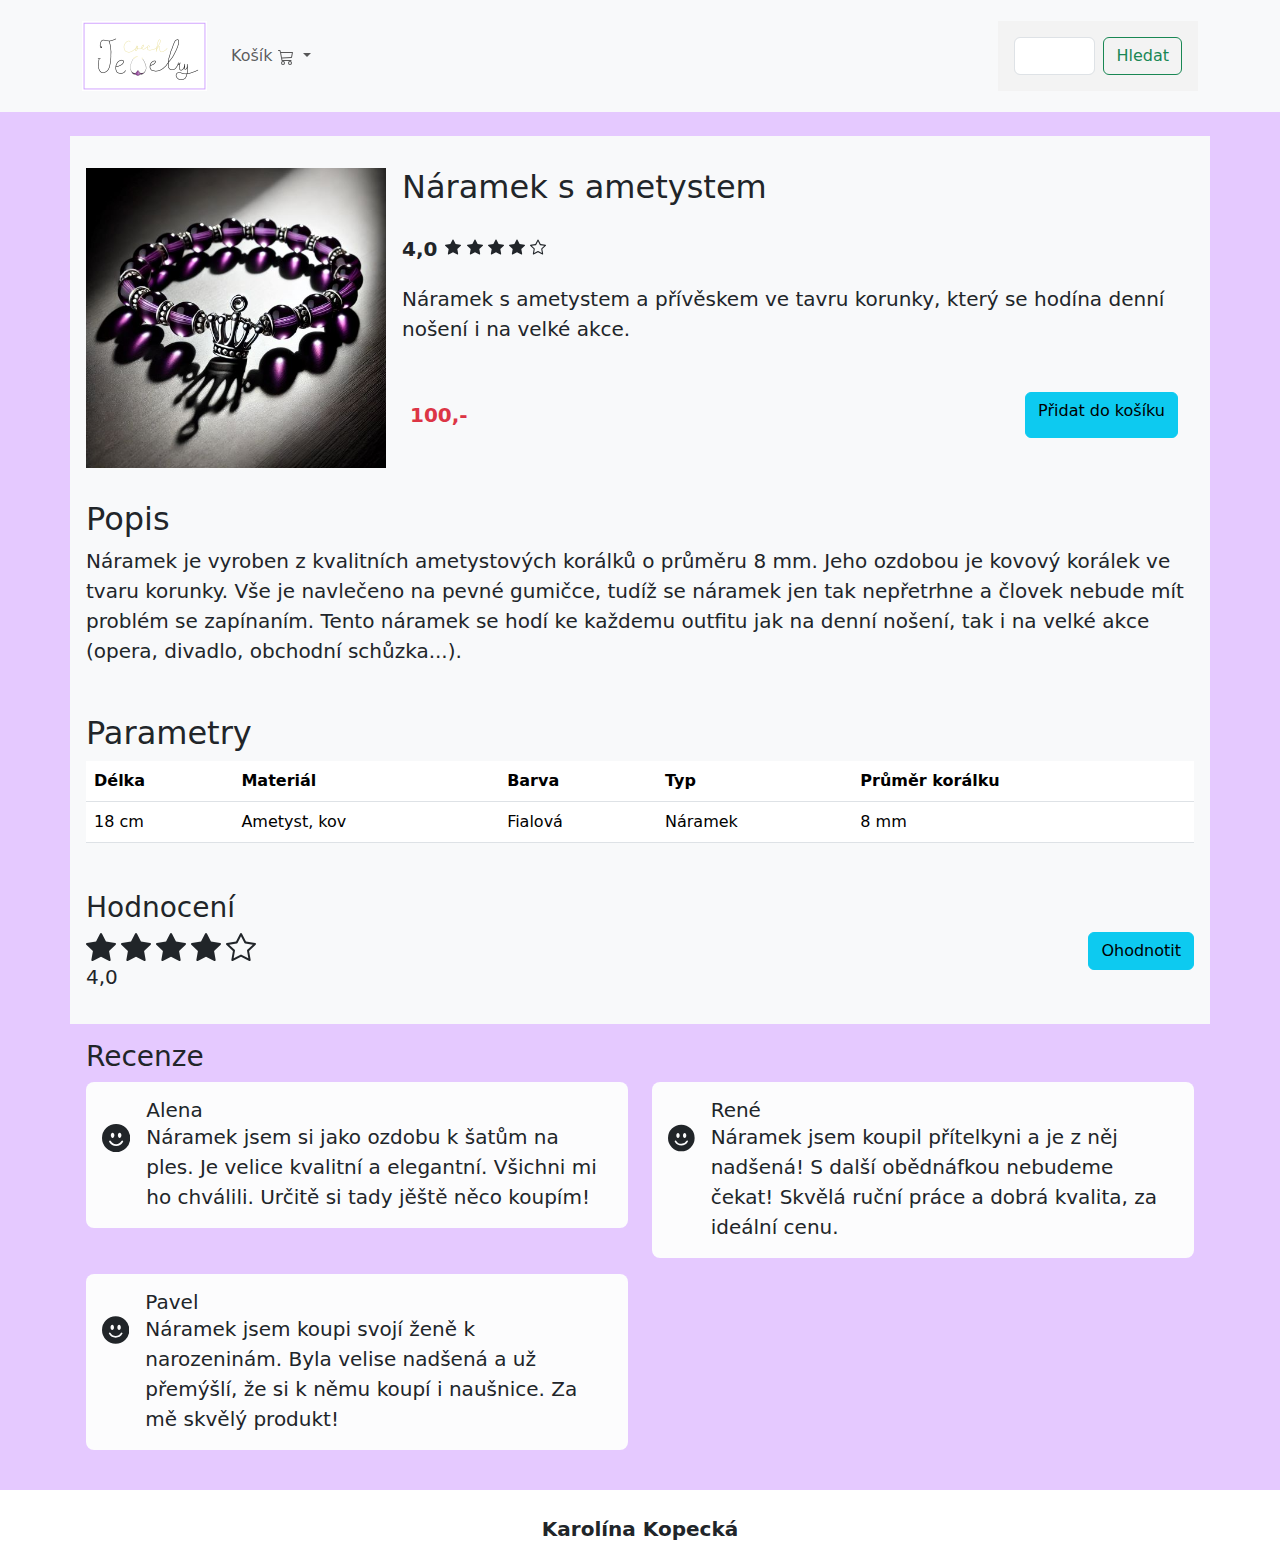
<file: product.html>
<!DOCTYPE html>
<html lang="cs-CZ">

<head>
  <meta charset="utf-8">
  <meta name="viewport" content="width=device-width, initial-scale=1">
  <title>Czech Jewelry</title>
  <link href="https://cdn.jsdelivr.net/npm/bootstrap@5.3.3/dist/css/bootstrap.min.css" rel="stylesheet"
    integrity="sha384-QWTKZyjpPEjISv5WaRU9OFeRpok6YctnYmDr5pNlyT2bRjXh0JMhjY6hW+ALEwIH" crossorigin="anonymous">
  <link rel="stylesheet" href="style.css">
</head>

<body>

  <nav class="navbar navbar-expand-lg bg-body-tertiary p-3">
    <div class="container">
      <a class="navbar-brand" href="index.html"><img src="img/logo.png" alt=""></a>
      <ul class="navbar-nav me-auto justify-content-center">
        <li class="nav-item dropdown">
          <a class="nav-link dropdown-toggle" href="#" role="button" data-bs-toggle="dropdown" aria-expanded="false">
            Košík <svg xmlns="http://www.w3.org/2000/svg" width="16" height="16" fill="currentColor" class="bi bi-cart3"
              viewBox="0 0 16 16">
              <path
                d="M0 1.5A.5.5 0 0 1 .5 1H2a.5.5 0 0 1 .485.379L2.89 3H14.5a.5.5 0 0 1 .49.598l-1 5a.5.5 0 0 1-.465.401l-9.397.472L4.415 11H13a.5.5 0 0 1 0 1H4a.5.5 0 0 1-.491-.408L2.01 3.607 1.61 2H.5a.5.5 0 0 1-.5-.5M3.102 4l.84 4.479 9.144-.459L13.89 4zM5 12a2 2 0 1 0 0 4 2 2 0 0 0 0-4m7 0a2 2 0 1 0 0 4 2 2 0 0 0 0-4m-7 1a1 1 0 1 1 0 2 1 1 0 0 1 0-2m7 0a1 1 0 1 1 0 2 1 1 0 0 1 0-2" />
            </svg>
          </a>
          <ul class="dropdown-menu">
            <li><a class="dropdown-item d-flex justify-content-between p-1" href="#"><img src="img/7.jpg" alt="">
                <p>Náušnice s ametystem</p>
                <p><b>500,-</b></p>
              </a></li>
            <li><a class="dropdown-item d-flex justify-content-between p-1" href="#"><img src="img/1.jpg" alt="">
                <p>Náramek s ametystem</p>
                <p><b>100,-</b></p>
              </a></li>
            <li class="d-flex justify-content-between p-2">
              <a href="kosik.html" class="btn btn-info">Košík</a>
              <p><b>Celkem: 600,-</b></p>
            </li>
          </ul>
        </li>
      </ul>
      <form class="d-flex " role="search">
        <input class="form-control me-2" type="search" aria-label="Search">
        <button class="btn btn-outline-success" type="submit">Hledat</button>
      </form>
    </div>
  </nav>


  <div class="p-4">
    <div class="container p-3 bg-light">
      <div class="produkt d-flex">
        <img src="img/1.jpg" alt="" class="pt-3">

        <div class="popis ">
          <h2 class="p-3">Náramek s ametystem</h2>

          <div class="container d-flex">
            <p class="m-1"><b>4,0</b></p>
            <div class="star p-1">
              <svg xmlns="http://www.w3.org/2000/svg" width="16" height="16" fill="currentColor" class="bi bi-star-fill"
                viewBox="0 0 16 16">
                <path
                  d="M3.612 15.443c-.386.198-.824-.149-.746-.592l.83-4.73L.173 6.765c-.329-.314-.158-.888.283-.95l4.898-.696L7.538.792c.197-.39.73-.39.927 0l2.184 4.327 4.898.696c.441.062.612.636.282.95l-3.522 3.356.83 4.73c.078.443-.36.79-.746.592L8 13.187l-4.389 2.256z" />
              </svg>
              <svg xmlns="http://www.w3.org/2000/svg" width="16" height="16" fill="currentColor" class="bi bi-star-fill"
                viewBox="0 0 16 16">
                <path
                  d="M3.612 15.443c-.386.198-.824-.149-.746-.592l.83-4.73L.173 6.765c-.329-.314-.158-.888.283-.95l4.898-.696L7.538.792c.197-.39.73-.39.927 0l2.184 4.327 4.898.696c.441.062.612.636.282.95l-3.522 3.356.83 4.73c.078.443-.36.79-.746.592L8 13.187l-4.389 2.256z" />
              </svg>
              <svg xmlns="http://www.w3.org/2000/svg" width="16" height="16" fill="currentColor" class="bi bi-star-fill"
                viewBox="0 0 16 16">
                <path
                  d="M3.612 15.443c-.386.198-.824-.149-.746-.592l.83-4.73L.173 6.765c-.329-.314-.158-.888.283-.95l4.898-.696L7.538.792c.197-.39.73-.39.927 0l2.184 4.327 4.898.696c.441.062.612.636.282.95l-3.522 3.356.83 4.73c.078.443-.36.79-.746.592L8 13.187l-4.389 2.256z" />
              </svg>
              <svg xmlns="http://www.w3.org/2000/svg" width="16" height="16" fill="currentColor" class="bi bi-star-fill"
                viewBox="0 0 16 16">
                <path
                  d="M3.612 15.443c-.386.198-.824-.149-.746-.592l.83-4.73L.173 6.765c-.329-.314-.158-.888.283-.95l4.898-.696L7.538.792c.197-.39.73-.39.927 0l2.184 4.327 4.898.696c.441.062.612.636.282.95l-3.522 3.356.83 4.73c.078.443-.36.79-.746.592L8 13.187l-4.389 2.256z" />
              </svg>
              <svg xmlns="http://www.w3.org/2000/svg" width="16" height="16" fill="currentColor" class="bi bi-star"
                viewBox="0 0 16 16">
                <path
                  d="M2.866 14.85c-.078.444.36.791.746.593l4.39-2.256 4.389 2.256c.386.198.824-.149.746-.592l-.83-4.73 3.522-3.356c.33-.314.16-.888-.282-.95l-4.898-.696L8.465.792a.513.513 0 0 0-.927 0L5.354 5.12l-4.898.696c-.441.062-.612.636-.283.95l3.523 3.356-.83 4.73zm4.905-2.767-3.686 1.894.694-3.957a.56.56 0 0 0-.163-.505L1.71 6.745l4.052-.576a.53.53 0 0 0 .393-.288L8 2.223l1.847 3.658a.53.53 0 0 0 .393.288l4.052.575-2.906 2.77a.56.56 0 0 0-.163.506l.694 3.957-3.686-1.894a.5.5 0 0 0-.461 0z" />
              </svg>
            </div>


          </div>


          <p class="p-3">Náramek s ametystem a přívěskem ve tavru korunky, který se hodína denní nošení i na velké akce.
          </p>
          <div class="d-flex justify-content-between p-3">
            <p class="text-danger m-2"><b>100,-</b></p>
            <a href="#" class="btn btn-info">Přidat do košíku</a>
          </div>
        </div>
      </div>
    </div>

    <div class="dlouhy container bg-light p-3">
      <h2>Popis</h2>
      <p>Náramek je vyroben z kvalitních ametystových korálků o průměru 8 mm. Jeho ozdobou je kovový korálek ve tvaru
        korunky. Vše je navlečeno na pevné gumičce, tudíž se náramek jen tak nepřetrhne a človek nebude mít problém se
        zapínaním.
        Tento náramek se hodí ke každemu outfitu jak na denní nošení, tak i na velké akce (opera, divadlo, obchodní
        schůzka...).
      </p>
    </div>

    <div class="container bg-light p-3">
      <h2>Parametry</h2>
      <table class="table">
        <thead>
          <tr>
            <th scope="col">Délka</th>
            <th scope="col">Materiál</th>
            <th scope="col">Barva</th>
            <th scope="col">Typ</th>
            <th scope="col">Průměr korálku</th>
          </tr>
        </thead>
        <tbody>
          <tr>
            <td>18 cm</td>
            <td>Ametyst, kov</td>
            <td>Fialová</td>
            <td>Náramek</td>
            <td>8 mm</td>
          </tr>
        </tbody>
      </table>
    </div>



    <div class="container bg-light p-3">
      <h3>Hodnocení</h3>
      <div class="d-flex justify-content-between">
        <div>
          <svg xmlns="http://www.w3.org/2000/svg" width="30" height="30" fill="currentColor" class="bi bi-star-fill"
            viewBox="0 0 16 16">
            <path
              d="M3.612 15.443c-.386.198-.824-.149-.746-.592l.83-4.73L.173 6.765c-.329-.314-.158-.888.283-.95l4.898-.696L7.538.792c.197-.39.73-.39.927 0l2.184 4.327 4.898.696c.441.062.612.636.282.95l-3.522 3.356.83 4.73c.078.443-.36.79-.746.592L8 13.187l-4.389 2.256z" />
          </svg>
          <svg xmlns="http://www.w3.org/2000/svg" width="30" height="30" fill="currentColor" class="bi bi-star-fill"
            viewBox="0 0 16 16">
            <path
              d="M3.612 15.443c-.386.198-.824-.149-.746-.592l.83-4.73L.173 6.765c-.329-.314-.158-.888.283-.95l4.898-.696L7.538.792c.197-.39.73-.39.927 0l2.184 4.327 4.898.696c.441.062.612.636.282.95l-3.522 3.356.83 4.73c.078.443-.36.79-.746.592L8 13.187l-4.389 2.256z" />
          </svg>
          <svg xmlns="http://www.w3.org/2000/svg" width="30" height="30" fill="currentColor" class="bi bi-star-fill"
            viewBox="0 0 16 16">
            <path
              d="M3.612 15.443c-.386.198-.824-.149-.746-.592l.83-4.73L.173 6.765c-.329-.314-.158-.888.283-.95l4.898-.696L7.538.792c.197-.39.73-.39.927 0l2.184 4.327 4.898.696c.441.062.612.636.282.95l-3.522 3.356.83 4.73c.078.443-.36.79-.746.592L8 13.187l-4.389 2.256z" />
          </svg>
          <svg xmlns="http://www.w3.org/2000/svg" width="30" height="30" fill="currentColor" class="bi bi-star-fill"
            viewBox="0 0 16 16">
            <path
              d="M3.612 15.443c-.386.198-.824-.149-.746-.592l.83-4.73L.173 6.765c-.329-.314-.158-.888.283-.95l4.898-.696L7.538.792c.197-.39.73-.39.927 0l2.184 4.327 4.898.696c.441.062.612.636.282.95l-3.522 3.356.83 4.73c.078.443-.36.79-.746.592L8 13.187l-4.389 2.256z" />
          </svg>
          <svg xmlns="http://www.w3.org/2000/svg" width="30" height="30" fill="currentColor" class="bi bi-star"
            viewBox="0 0 16 16">
            <path
              d="M2.866 14.85c-.078.444.36.791.746.593l4.39-2.256 4.389 2.256c.386.198.824-.149.746-.592l-.83-4.73 3.522-3.356c.33-.314.16-.888-.282-.95l-4.898-.696L8.465.792a.513.513 0 0 0-.927 0L5.354 5.12l-4.898.696c-.441.062-.612.636-.283.95l3.523 3.356-.83 4.73zm4.905-2.767-3.686 1.894.694-3.957a.56.56 0 0 0-.163-.505L1.71 6.745l4.052-.576a.53.53 0 0 0 .393-.288L8 2.223l1.847 3.658a.53.53 0 0 0 .393.288l4.052.575-2.906 2.77a.56.56 0 0 0-.163.506l.694 3.957-3.686-1.894a.5.5 0 0 0-.461 0z" />
          </svg>
          <p>4,0</p>
        </div>

        <div class="button"> <button type="button" class="btn btn-info">Ohodnotit</button></div>
      </div>


    </div>



    <div class="container p-3">
      <h3>Recenze</h3>
      <div class="row row-gap-3">
        <div class="col-lg-6">
          <div class="p-3 bg-light-subtle rounded-3">
            <div class="card-body">
              <div class="d-flex gap-3">
                <svg xmlns="http://www.w3.org/2000/svg" width="80" height="80" fill="currentColor"
                  class="bi bi-emoji-smile-fill" viewBox="0 0 16 16">
                  <path
                    d="M8 16A8 8 0 1 0 8 0a8 8 0 0 0 0 16M7 6.5C7 7.328 6.552 8 6 8s-1-.672-1-1.5S5.448 5 6 5s1 .672 1 1.5M4.285 9.567a.5.5 0 0 1 .683.183A3.5 3.5 0 0 0 8 11.5a3.5 3.5 0 0 0 3.032-1.75.5.5 0 1 1 .866.5A4.5 4.5 0 0 1 8 12.5a4.5 4.5 0 0 1-3.898-2.25.5.5 0 0 1 .183-.683M10 8c-.552 0-1-.672-1-1.5S9.448 5 10 5s1 .672 1 1.5S10.552 8 10 8" />
                </svg>
                <div class="texty">
                  <h5 class="card-title">Alena</h5>
                  <p class="card-text">Náramek jsem si jako ozdobu k šatům na ples. Je velice kvalitní a elegantní.
                    Všichni mi ho chválili. Určitě si tady jěště něco koupím!</p>
                </div>
              </div>
            </div>
          </div>
        </div>

        <div class="col-lg-6">
          <div class="p-3 bg-light-subtle rounded-3">
            <div class="card-body">
              <div class="d-flex gap-3">
                <svg xmlns="http://www.w3.org/2000/svg" width="80" height="80" fill="currentColor"
                  class="bi bi-emoji-smile-fill" viewBox="0 0 16 16">
                  <path
                    d="M8 16A8 8 0 1 0 8 0a8 8 0 0 0 0 16M7 6.5C7 7.328 6.552 8 6 8s-1-.672-1-1.5S5.448 5 6 5s1 .672 1 1.5M4.285 9.567a.5.5 0 0 1 .683.183A3.5 3.5 0 0 0 8 11.5a3.5 3.5 0 0 0 3.032-1.75.5.5 0 1 1 .866.5A4.5 4.5 0 0 1 8 12.5a4.5 4.5 0 0 1-3.898-2.25.5.5 0 0 1 .183-.683M10 8c-.552 0-1-.672-1-1.5S9.448 5 10 5s1 .672 1 1.5S10.552 8 10 8" />
                </svg>
                <div class="texty">
                  <h5 class="card-title">René</h5>
                  <p class="card-text">Náramek jsem koupil přítelkyni a je z něj nadšená! S další obědnáfkou nebudeme
                    čekat! Skvělá ruční práce a dobrá kvalita, za ideální cenu.</p>
                </div>
              </div>
            </div>
          </div>
        </div>

        <div class="col-lg-6">
          <div class="p-3 bg-light-subtle rounded-3">
            <div class="card-body">
              <div class="d-flex gap-3">
                <svg xmlns="http://www.w3.org/2000/svg" width="80" height="80" fill="currentColor"
                  class="bi bi-emoji-smile-fill" viewBox="0 0 16 16">
                  <path
                    d="M8 16A8 8 0 1 0 8 0a8 8 0 0 0 0 16M7 6.5C7 7.328 6.552 8 6 8s-1-.672-1-1.5S5.448 5 6 5s1 .672 1 1.5M4.285 9.567a.5.5 0 0 1 .683.183A3.5 3.5 0 0 0 8 11.5a3.5 3.5 0 0 0 3.032-1.75.5.5 0 1 1 .866.5A4.5 4.5 0 0 1 8 12.5a4.5 4.5 0 0 1-3.898-2.25.5.5 0 0 1 .183-.683M10 8c-.552 0-1-.672-1-1.5S9.448 5 10 5s1 .672 1 1.5S10.552 8 10 8" />
                </svg>
                <div class="texty">
                  <h5 class="card-title">Pavel</h5>
                  <p class="card-text">Náramek jsem koupi svojí ženě k narozeninám. Byla velise nadšená a už přemýšlí,
                    že si k němu koupí i naušnice. Za mě skvělý produkt!</p>
                </div>
              </div>
            </div>
          </div>
        </div>
      </div>
    </div>
  </div>



  <footer>
    <p class="m-0 text-center pt-4 pb-4 bg-white"><b>Karolína Kopecká</b></p>
  </footer>

  <script src="https://cdn.jsdelivr.net/npm/bootstrap@5.3.3/dist/js/bootstrap.bundle.min.js"
    integrity="sha384-YvpcrYf0tY3lHB60NNkmXc5s9fDVZLESaAA55NDzOxhy9GkcIdslK1eN7N6jIeHz"
    crossorigin="anonymous"></script>
</body>

</html>
</file>
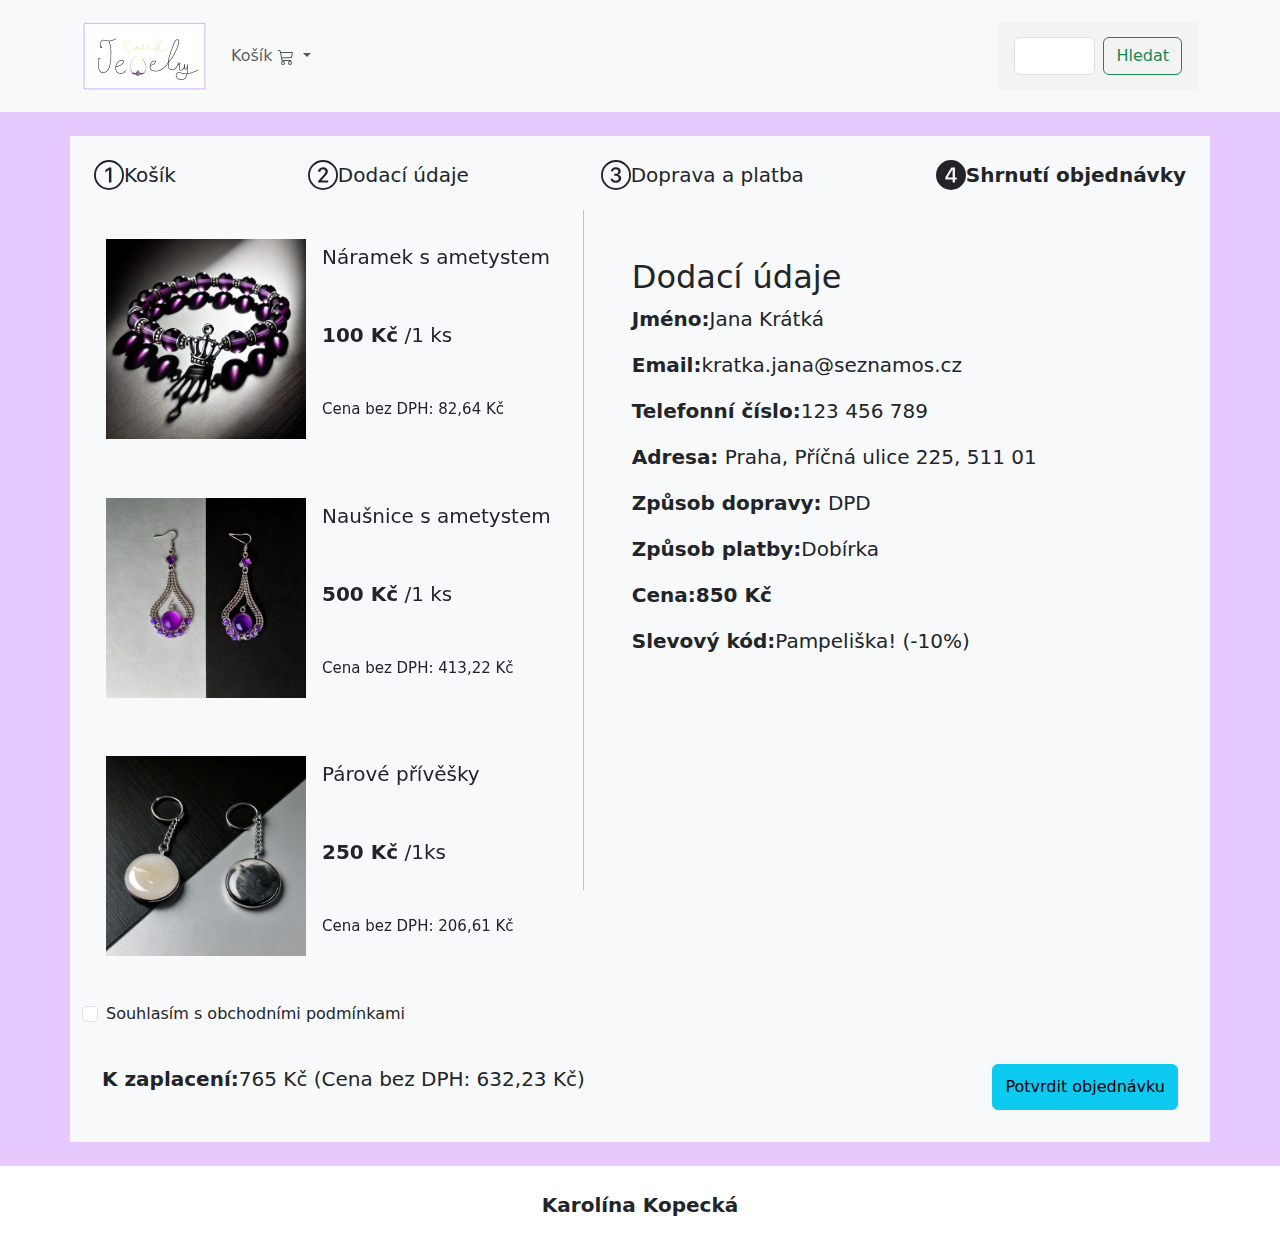
<file: souhrn.html>
<!DOCTYPE html>
<html lang="cs-CZ">

<head>
    <meta charset="utf-8">
    <meta name="viewport" content="width=device-width, initial-scale=1">
    <title>Czech Jewelry</title>
    <link href="https://cdn.jsdelivr.net/npm/bootstrap@5.3.3/dist/css/bootstrap.min.css" rel="stylesheet"
        integrity="sha384-QWTKZyjpPEjISv5WaRU9OFeRpok6YctnYmDr5pNlyT2bRjXh0JMhjY6hW+ALEwIH" crossorigin="anonymous">
    <link rel="stylesheet" href="style.css">
</head>

<body>

    <nav class="navbar navbar-expand-lg bg-body-tertiary p-3">
        <div class="container">
            <a class="navbar-brand" href="index.html"><img src="img/logo.png" alt=""></a>
            <ul class="navbar-nav me-auto justify-content-center">
                <li class="nav-item dropdown">
                    <a class="nav-link dropdown-toggle" href="#" role="button" data-bs-toggle="dropdown"
                        aria-expanded="false">
                        Košík <svg xmlns="http://www.w3.org/2000/svg" width="16" height="16" fill="currentColor"
                            class="bi bi-cart3" viewBox="0 0 16 16">
                            <path
                                d="M0 1.5A.5.5 0 0 1 .5 1H2a.5.5 0 0 1 .485.379L2.89 3H14.5a.5.5 0 0 1 .49.598l-1 5a.5.5 0 0 1-.465.401l-9.397.472L4.415 11H13a.5.5 0 0 1 0 1H4a.5.5 0 0 1-.491-.408L2.01 3.607 1.61 2H.5a.5.5 0 0 1-.5-.5M3.102 4l.84 4.479 9.144-.459L13.89 4zM5 12a2 2 0 1 0 0 4 2 2 0 0 0 0-4m7 0a2 2 0 1 0 0 4 2 2 0 0 0 0-4m-7 1a1 1 0 1 1 0 2 1 1 0 0 1 0-2m7 0a1 1 0 1 1 0 2 1 1 0 0 1 0-2" />
                        </svg>
                    </a>
                    <ul class="dropdown-menu">
                        <li><a class="dropdown-item d-flex justify-content-between p-1" href="#"><img src="img/7.jpg"
                                    alt="">
                                <p>Náušnice s ametystem</p>
                                <p><b>500,-</b></p>
                            </a></li>
                        <li><a class="dropdown-item d-flex justify-content-between p-1" href="#"><img src="img/1.jpg"
                                    alt="">
                                <p>Náramek s ametystem</p>
                                <p><b>100,-</b></p>
                            </a></li>
                        <li class="d-flex justify-content-between p-2">
                            <a href="kosik.html" class="btn btn-info">Košík</a>
                            <p><b>Celkem: 600,-</b></p>
                        </li>
                    </ul>
                </li>
            </ul>
            <form class="d-flex " role="search">
                <input class="form-control me-2" type="search" aria-label="Search">
                <button class="btn btn-outline-success" type="submit">Hledat</button>
            </form>
        </div>
    </nav>

    <div class="p-4">
        <div class="container p-3 bg-light">
            <div>
                <div class="d-flex flex-column p-1">
                    <div class="d-flex justify-content-between p-1">
                        <div class="d-none d-lg-flex">
                            <svg xmlns="http://www.w3.org/2000/svg" width="30" height="30" fill="currentColor"
                                class="bi bi-1-circle" viewBox="0 0 16 16">
                                <path
                                    d="M1 8a7 7 0 1 0 14 0A7 7 0 0 0 1 8m15 0A8 8 0 1 1 0 8a8 8 0 0 1 16 0M9.283 4.002V12H7.971V5.338h-.065L6.072 6.656V5.385l1.899-1.383z" />
                            </svg>
                            <p>Košík</p>
                        </div>
                        <div class="d-none d-lg-flex">
                            <svg xmlns="http://www.w3.org/2000/svg" width="30" height="30" fill="currentColor"
                                class="bi bi-2-circle" viewBox="0 0 16 16">
                                <path
                                    d="M1 8a7 7 0 1 0 14 0A7 7 0 0 0 1 8m15 0A8 8 0 1 1 0 8a8 8 0 0 1 16 0M6.646 6.24v.07H5.375v-.064c0-1.213.879-2.402 2.637-2.402 1.582 0 2.613.949 2.613 2.215 0 1.002-.6 1.667-1.287 2.43l-.096.107-1.974 2.22v.077h3.498V12H5.422v-.832l2.97-3.293c.434-.475.903-1.008.903-1.705 0-.744-.557-1.236-1.313-1.236-.843 0-1.336.615-1.336 1.306" />
                            </svg>
                            <p>Dodací údaje</p>
                        </div>
                        <div class="d-none d-lg-flex">
                            <svg xmlns="http://www.w3.org/2000/svg" width="30" height="30" fill="currentColor"
                                class="bi bi-3-circle" viewBox="0 0 16 16">
                                <path
                                    d="M7.918 8.414h-.879V7.342h.838c.78 0 1.348-.522 1.342-1.237 0-.709-.563-1.195-1.348-1.195-.79 0-1.312.498-1.348 1.055H5.275c.036-1.137.95-2.115 2.625-2.121 1.594-.012 2.608.885 2.637 2.062.023 1.137-.885 1.776-1.482 1.875v.07c.703.07 1.71.64 1.734 1.917.024 1.459-1.277 2.396-2.93 2.396-1.705 0-2.707-.967-2.754-2.144H6.33c.059.597.68 1.06 1.541 1.066.973.006 1.6-.563 1.588-1.354-.006-.779-.621-1.318-1.541-1.318" />
                                <path d="M16 8A8 8 0 1 1 0 8a8 8 0 0 1 16 0M1 8a7 7 0 1 0 14 0A7 7 0 0 0 1 8" />
                            </svg>
                            <p>Doprava a platba</p>
                        </div>
                        <div class="d-flex">
                            <svg xmlns="http://www.w3.org/2000/svg" width="30" height="30" fill="currentColor"
                                class="bi bi-4-circle-fill" viewBox="0 0 16 16">
                                <path
                                    d="M16 8A8 8 0 1 1 0 8a8 8 0 0 1 16 0M7.519 5.057c-.886 1.418-1.772 2.838-2.542 4.265v1.12H8.85V12h1.26v-1.559h1.007V9.334H10.11V4.002H8.176zM6.225 9.281v.053H8.85V5.063h-.065c-.867 1.33-1.787 2.806-2.56 4.218" />
                            </svg>
                            <p><b>Shrnutí objednávky</b></p>
                        </div>
                    </div>

                    <div class="d-flex flex-column flex-lg-row">
                        <div>
                            <div class="kosicek d-flex p-3 align-items-center">
                                <img src="img/1.jpg" alt="">
                                <div class="sticky-sm-bottom">
                                    <p class="p-3">Náramek s ametystem</p>
                                    <p class="p-3"><b>100 Kč</b> /1 ks</p>
                                    <p style="font-size: 15px;" class="p-3">Cena bez DPH: 82,64 Kč</p>
                                </div>
                            </div>
                            <div class="kosicek d-flex p-3 align-items-center">
                                <img src="img/7.jpg" alt="">
                                <div class="sticky-sm-bottom">
                                    <p class="p-3">Naušnice s ametystem</p>
                                    <p class="p-3"><b>500 Kč</b> /1 ks</p>
                                    <p style="font-size: 15px;" class="p-3">Cena bez DPH: 413,22 Kč</p>
                                </div>
                            </div>
                            <div class="kosicek d-flex p-3 align-items-center">
                                <img src="img/15.jpg" alt="">
                                <div class="sticky-sm-bottom">
                                    <p class="p-3">Párové přívěšky</p>
                                    <p class="p-3"><b>250 Kč</b> /1ks</p>
                                    <p style="font-size: 15px;" class="p-3">Cena bez DPH: 206,61 Kč</p>
                                </div>
                            </div>
                        </div>
                        <div class="d-none d-lg-flex" style="height: 680px;">
                            <div class="vr"></div>
                        </div>
                        <div class="p-5">
                            <h2>Dodací údaje</h2>
                            <p><b>Jméno:</b>Jana Krátká</p>
                            <p><b>Email:</b>kratka.jana@seznamos.cz</p>
                            <p><b>Telefonní číslo:</b>123 456 789</p>
                            <p><b>Adresa:</b> Praha, Příčná ulice 225, 511 01</p>
                            <p><b>Způsob dopravy:</b> DPD</p>
                            <p><b>Způsob platby:</b>Dobírka</p>
                            <p><b>Cena:850 Kč</b></p>
                            <p><b>Slevový kód:</b>Pampeliška! (-10%)</p>
                        </div>
                    </div>
                    <div class="form-check p-3">
                        <input class="form-check-input" type="checkbox" value="" id="flexCheckDefault">
                        <label class="form-check-label" for="flexCheckDefault">
                          Souhlasím s obchodními podmínkami
                        </label>
                </div>
                </div>

                <div class="d-flex justify-content-between p-3">
                    <p><b>K zaplacení:</b>765 Kč (Cena bez DPH: 632,23 Kč)</p>
                    <button class="btn btn-info">Potvrdit objednávku</button>
                </div>

            </div>
        </div>
    </div>

    <footer>
        <p class="m-0 text-center pt-4 pb-4 bg-white"><b>Karolína Kopecká</b></p>
    </footer>

    <script src="https://cdn.jsdelivr.net/npm/bootstrap@5.3.3/dist/js/bootstrap.bundle.min.js"
        integrity="sha384-YvpcrYf0tY3lHB60NNkmXc5s9fDVZLESaAA55NDzOxhy9GkcIdslK1eN7N6jIeHz"
        crossorigin="anonymous"></script>
</body>

</html>
</file>
<file: style.css>
body {
    background-color: rgb(229, 201, 255);
}

h1 {
    text-align: center;
}

.dropdown-menu img {
    height: 65px;
}

form {
    background-color: #f3f3f3;
    padding: 1rem;
    width: 200px;
}

textarea {
    resize: none;
}

.form-select {
    width: 200px;
}

.produkt img {
    height: auto;
    width: 300px;
}

p {
    font-size: 20px;
}

.produktos {
    background-color: #fff;
}

h1 {
    font-size: 50px;
}

.dropdown-menu {
    width: 400px;
}

.kosicek img {
    height: 200px;
    width: auto;
}
</file>
